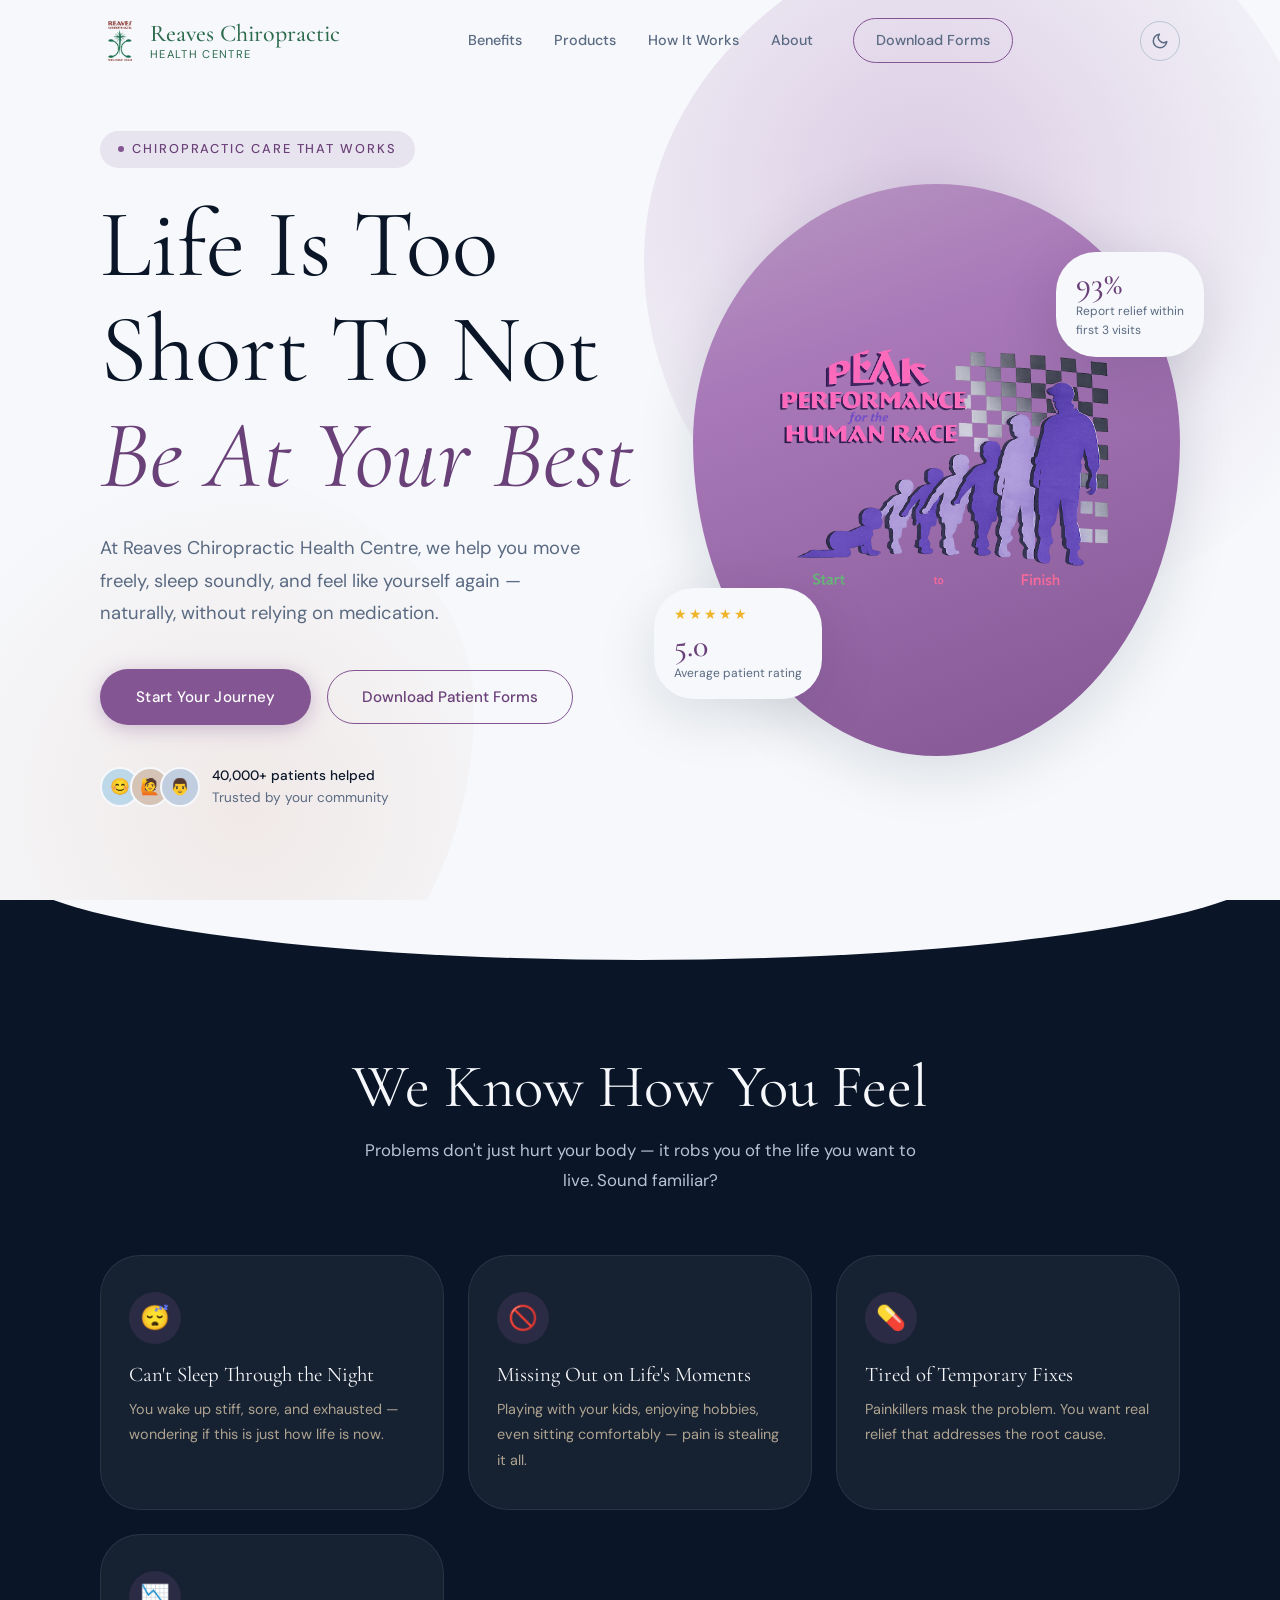
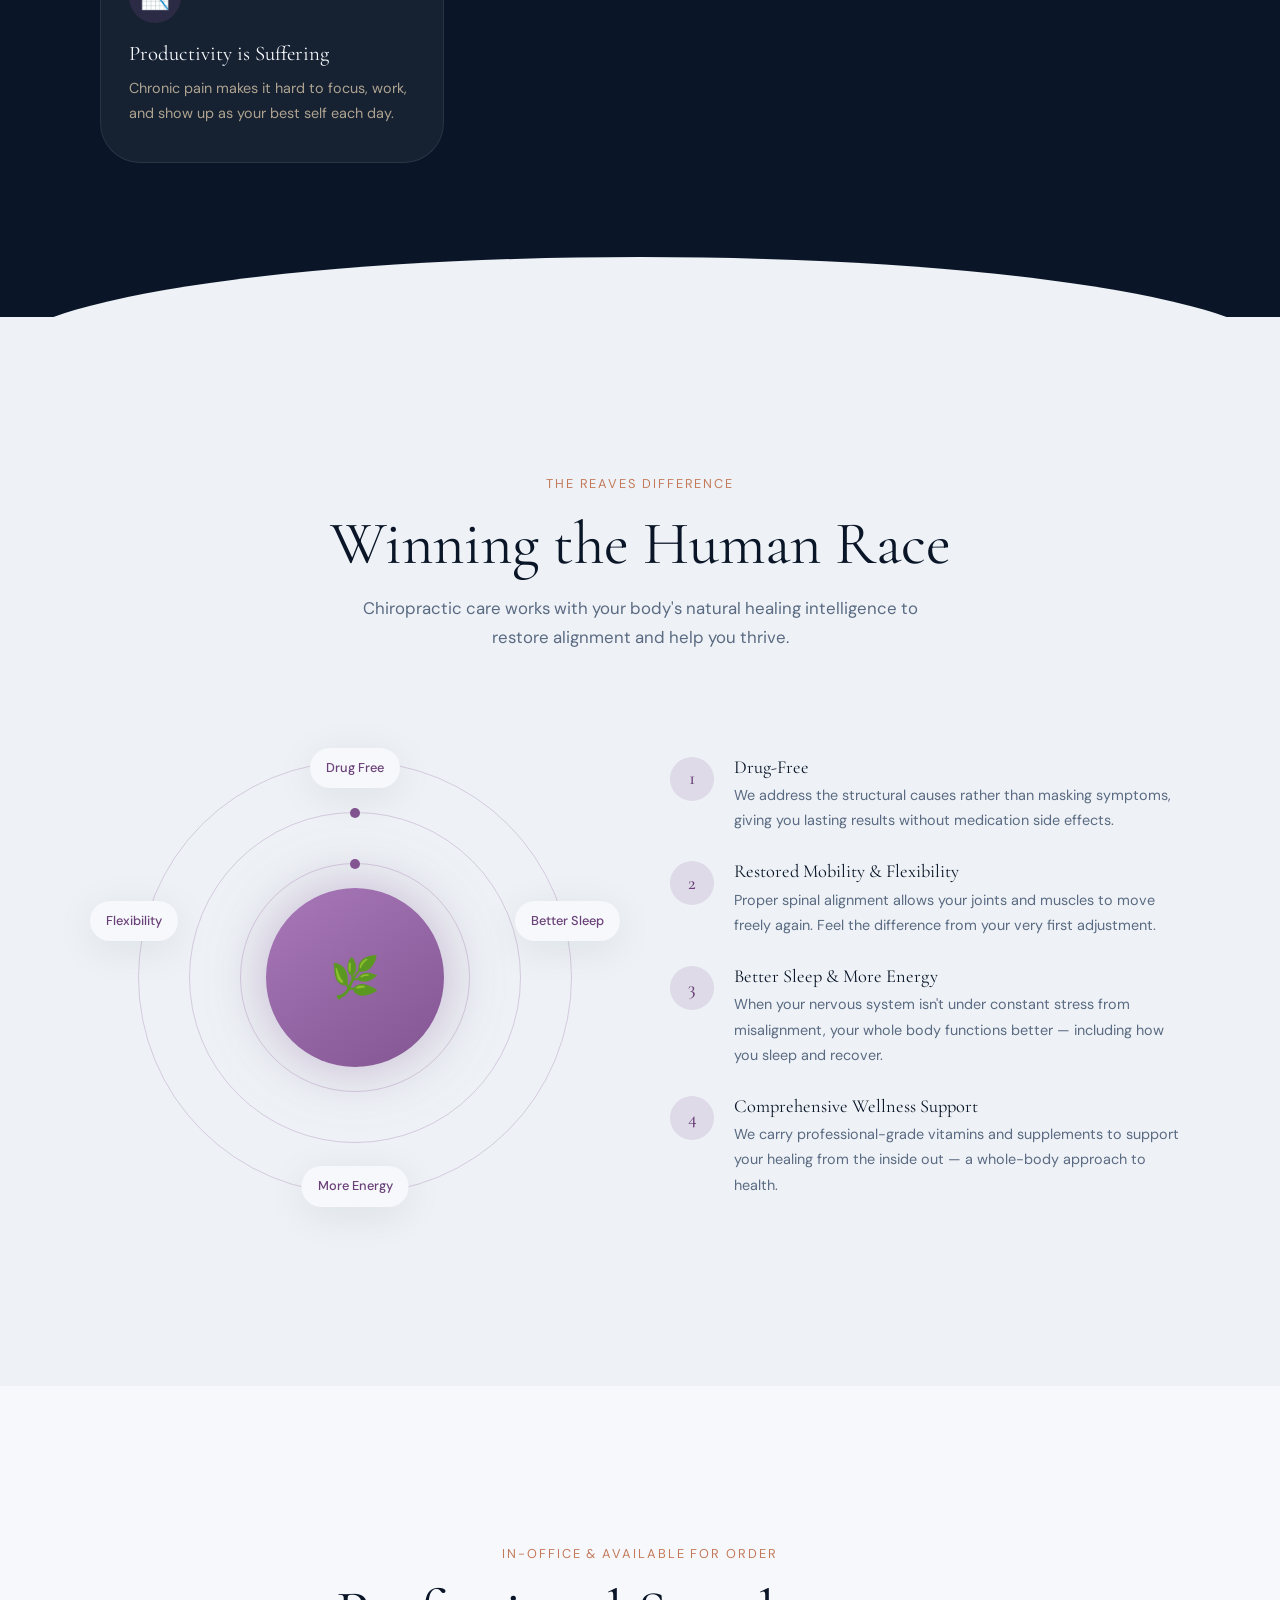
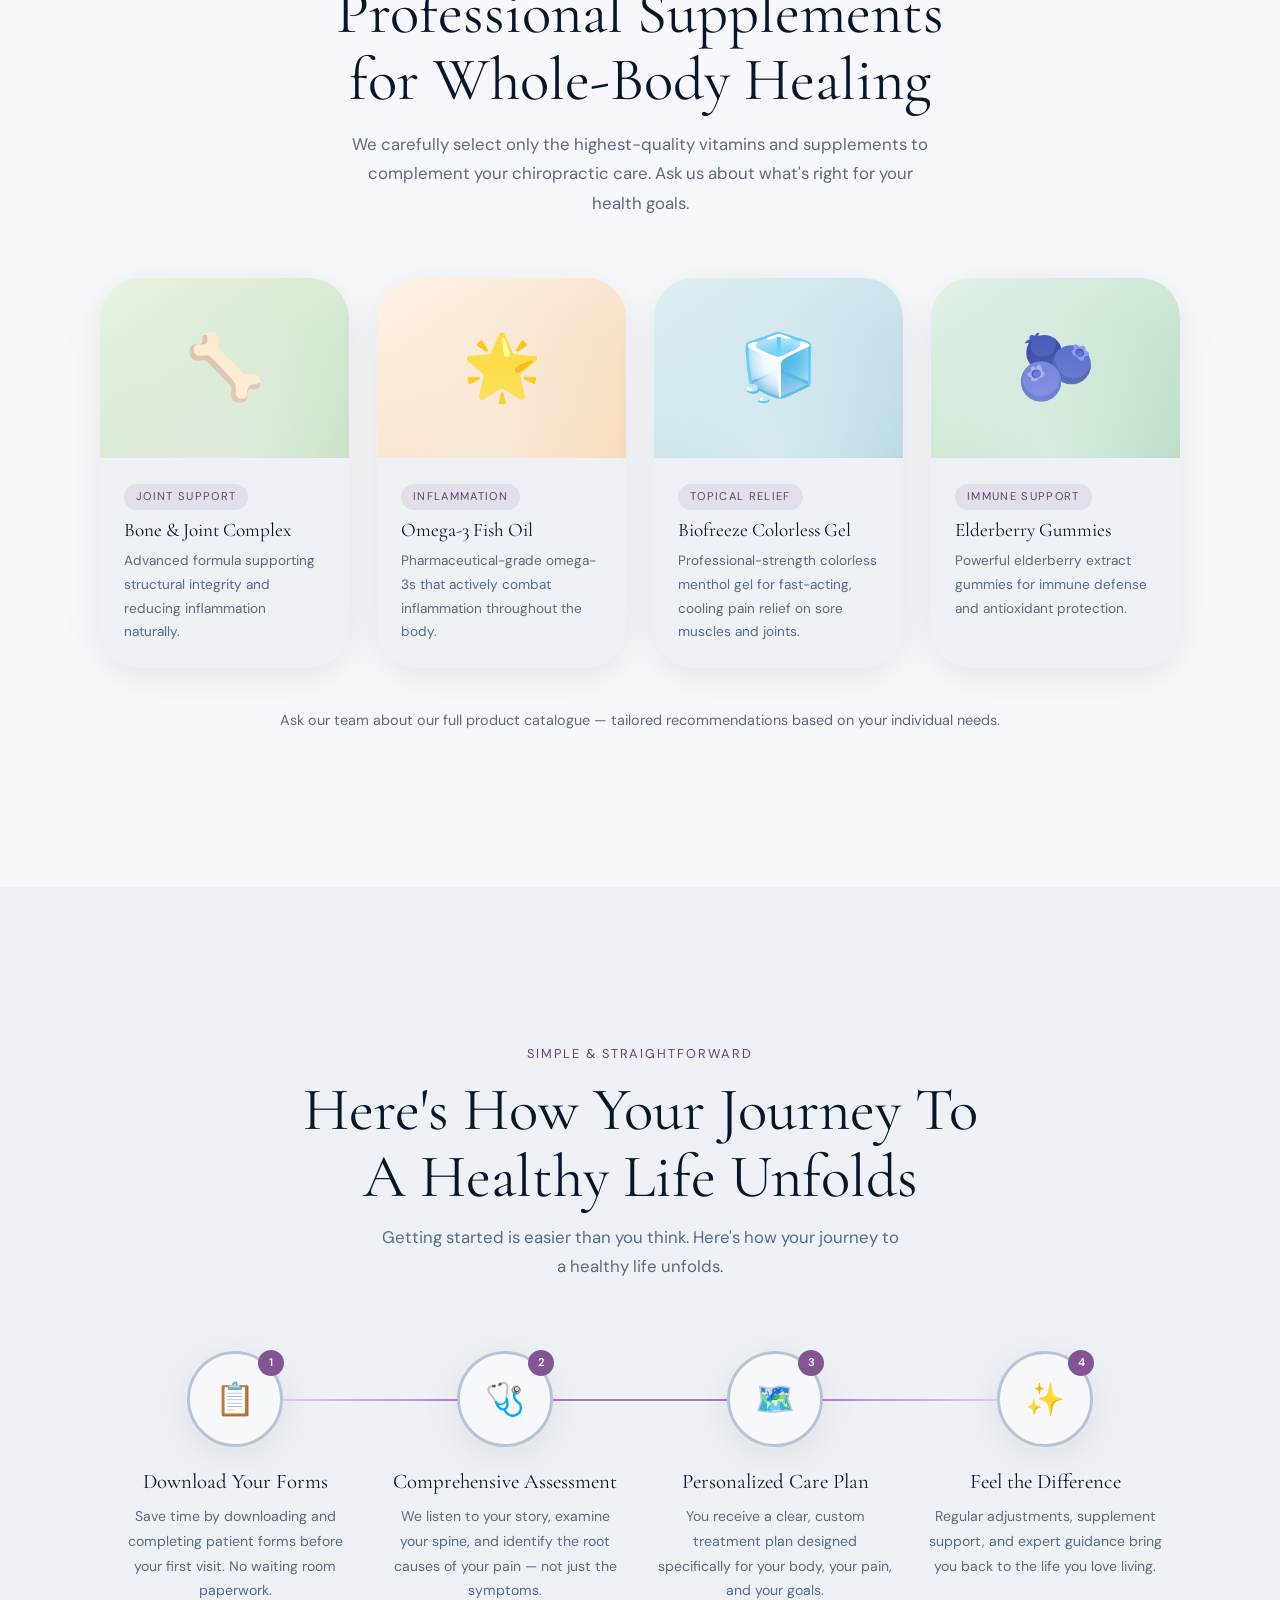
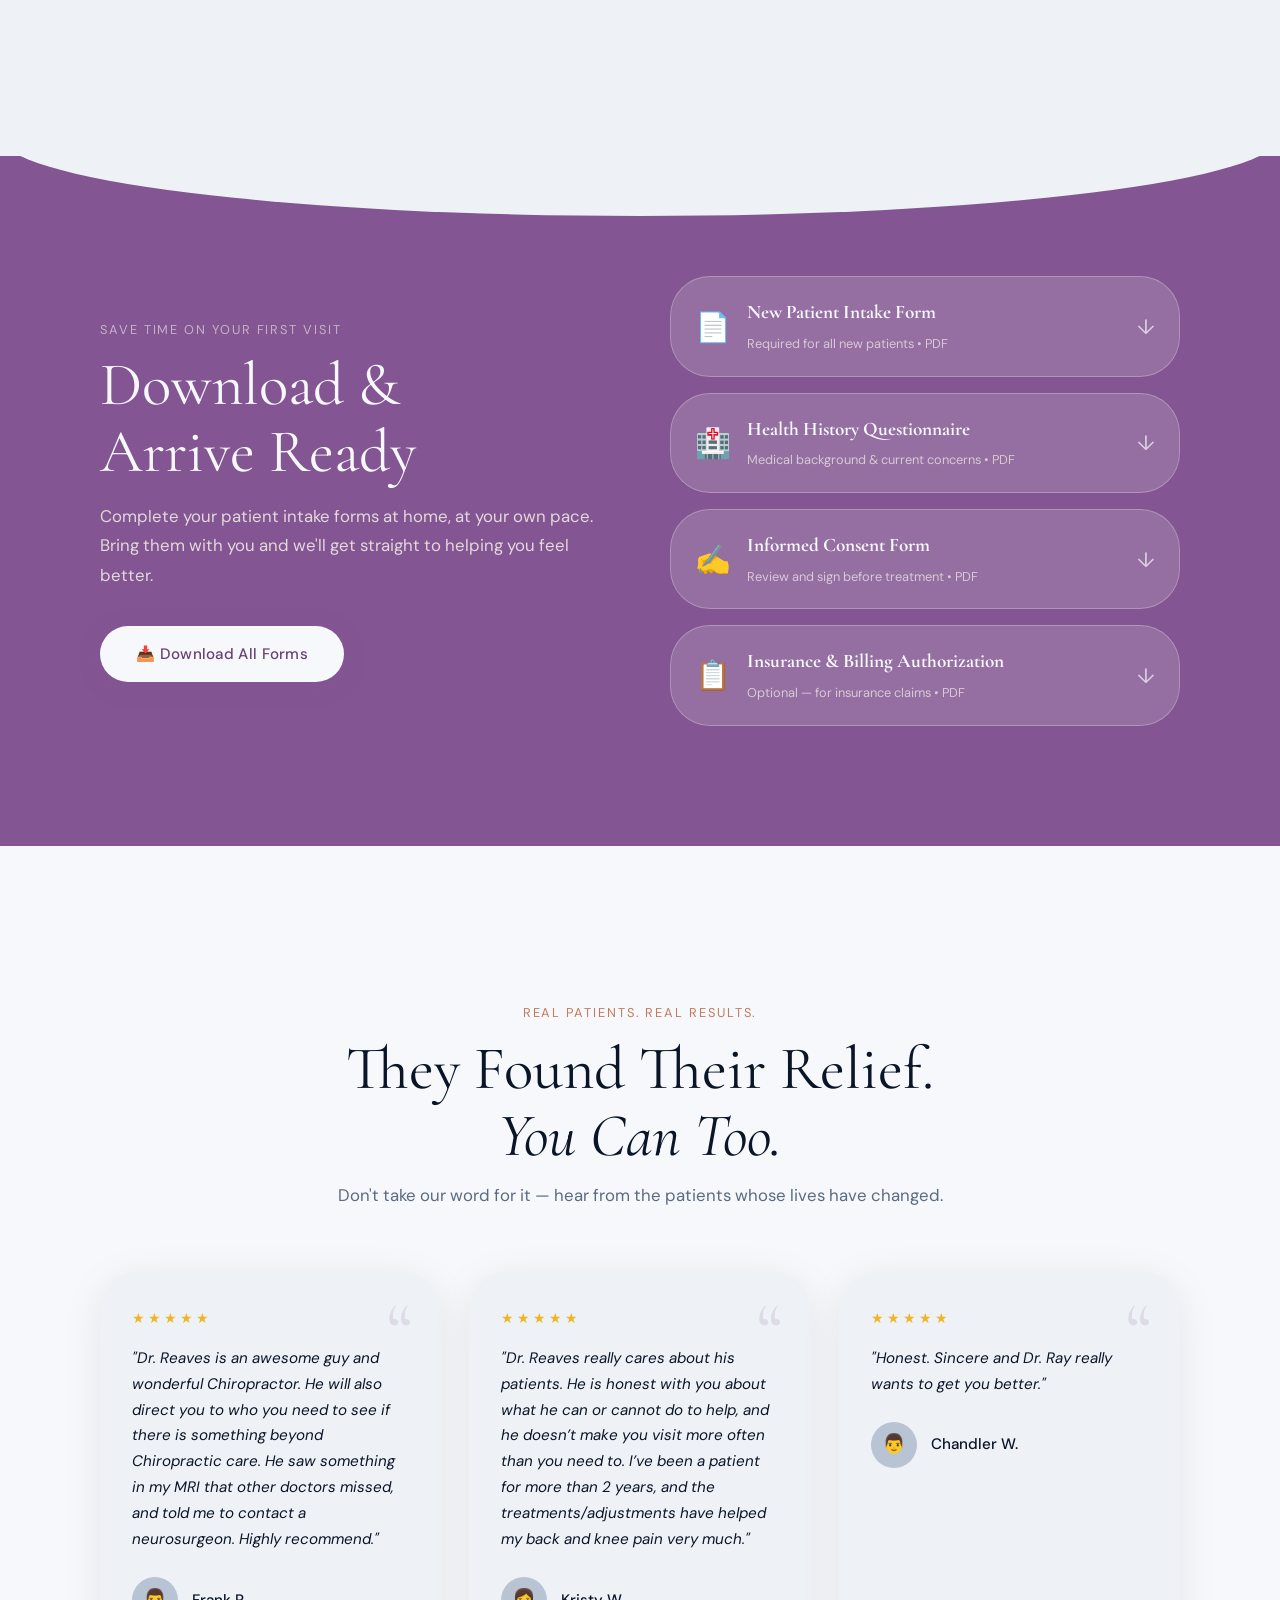
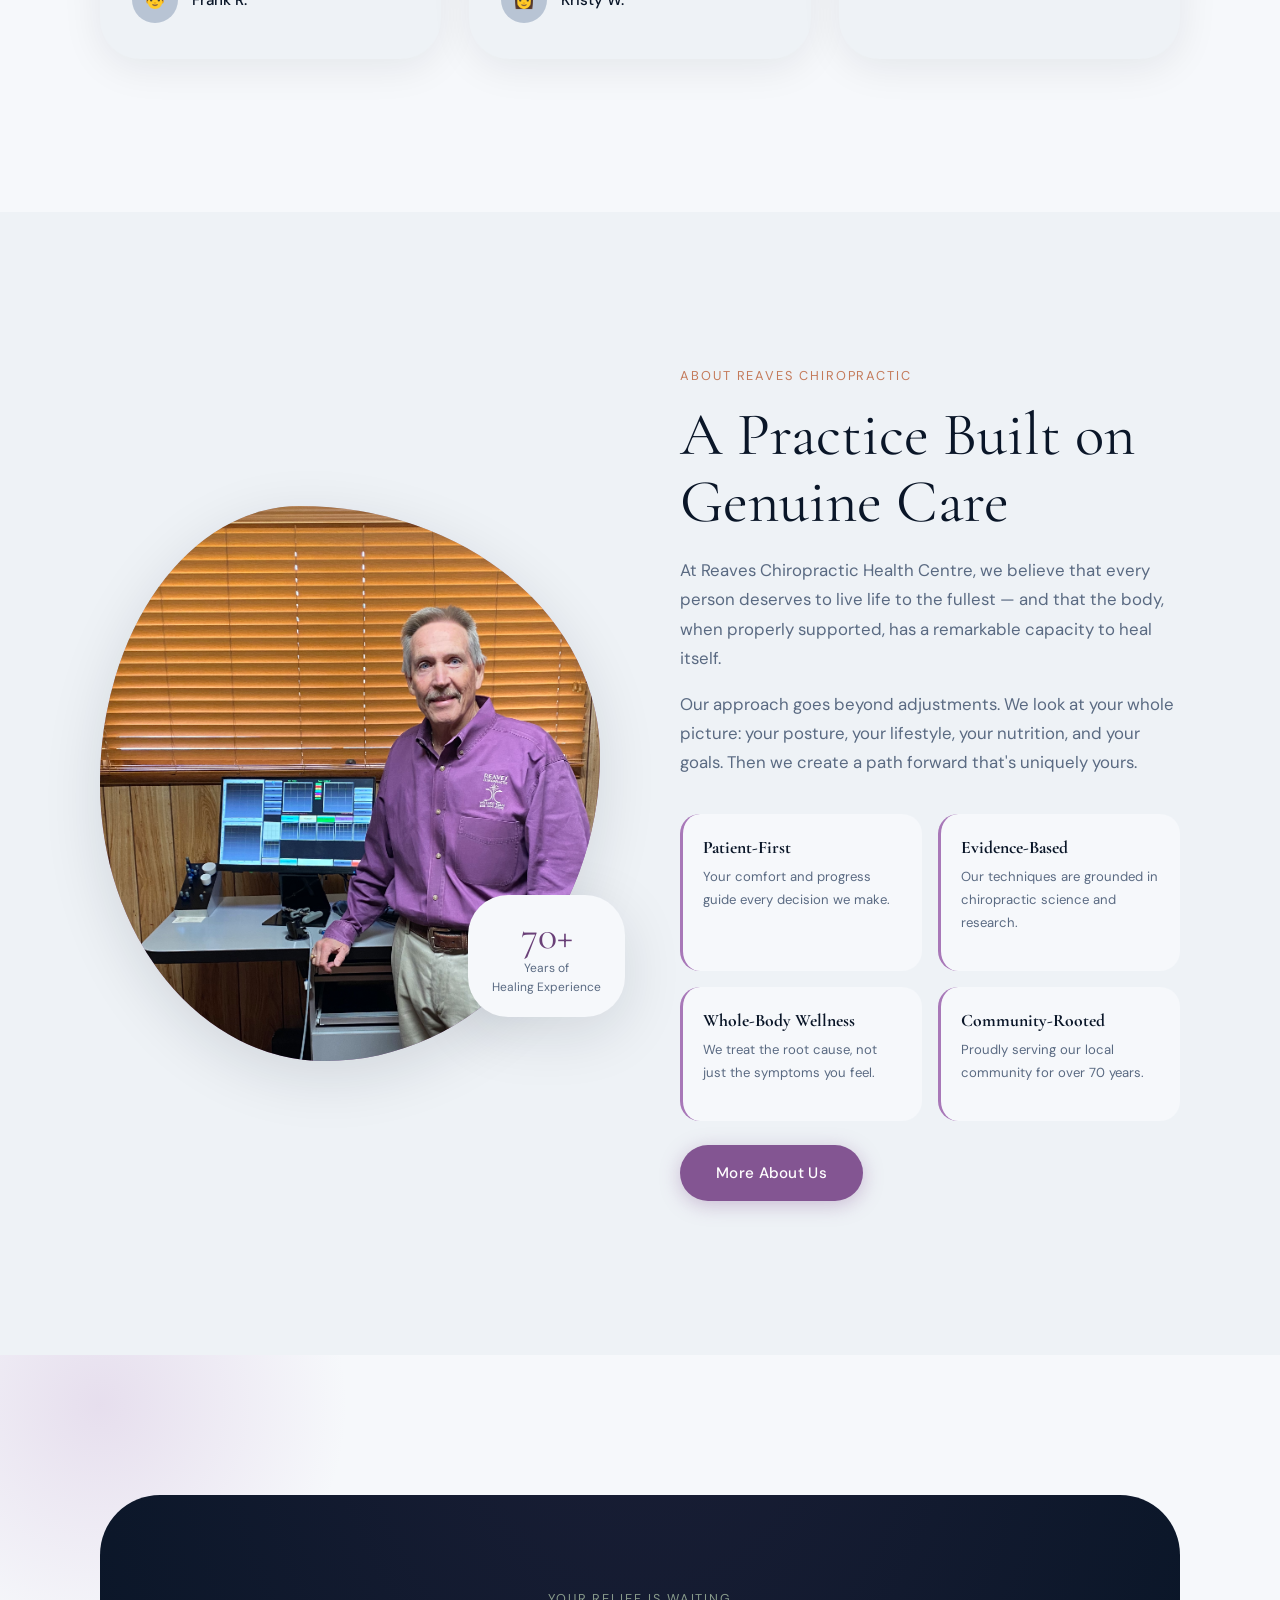
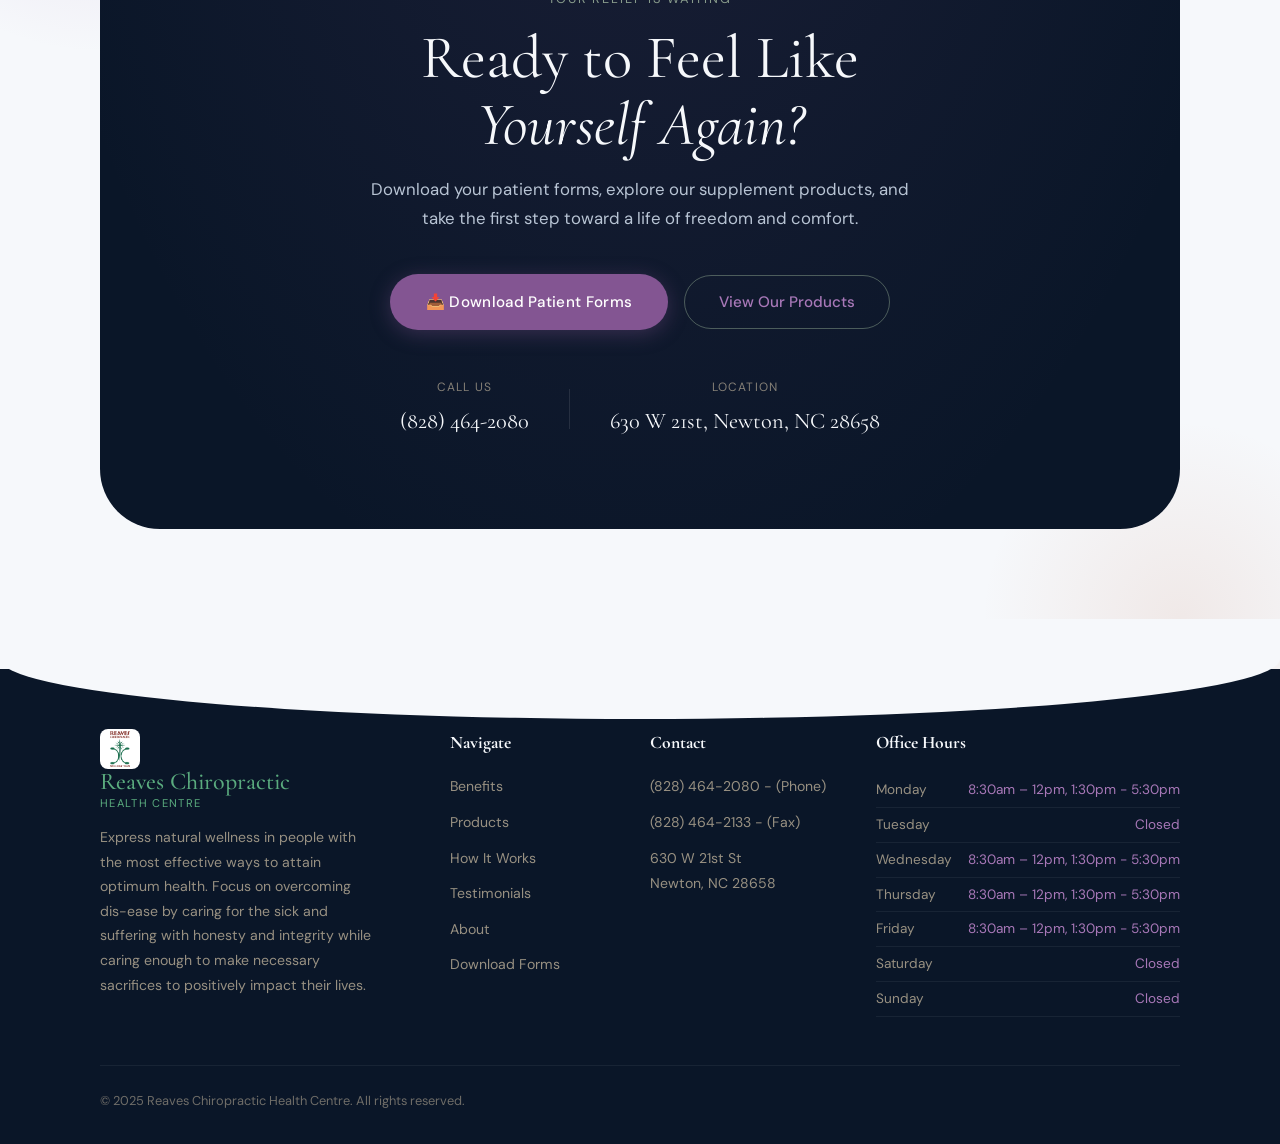
<file: index.html>
<!DOCTYPE html>
<html lang="en">
	<head>
	<meta charset="UTF-8" />
	<meta name="viewport" content="width=device-width, initial-scale=1.0" />
	<title>Reaves Chiropractic Health Centre — Find Your Relief</title>
	<script>
	(function(){var d=document.documentElement,t=localStorage.getItem('theme'),dk=t==='dark'||(t!=='light'&&window.matchMedia('(prefers-color-scheme:dark)').matches);if(dk)d.classList.add('dark-mode');var m=document.createElement('meta');m.name='theme-color';m.content=dk?'#0f1520':'#eef2f6';document.head.appendChild(m);})();
	</script>
	<link rel="preconnect" href="https://fonts.googleapis.com" />
	<link rel="preconnect" href="https://fonts.gstatic.com" crossorigin />
	<link href="https://fonts.googleapis.com/css2?family=Cormorant+Garamond:ital,wght@0,300;0,400;0,500;0,600;1,300;1,400&family=DM+Sans:wght@300;400;500&display=swap" rel="stylesheet" />
	<link rel="icon" type="image/x-icon" sizes="48x48" href="favicon.ico">
	<link rel="icon" type="image/png" sizes="32x32" href="assets/images/favicon-32.png">
	<link rel="icon" type="image/png" sizes="16x16" href="assets/images/favicon-16.png">
	<link rel="icon" type="image/png" sizes="128x128" href="favicon.png">
	<link rel="apple-touch-icon" sizes="180x180" href="assets/images/apple-touch-icon.png">
	<meta property="og:title" content="Reaves Chiropractic Health Centre — Find Your Relief" />
	<meta property="og:type" content="website" />
	<meta property="og:image" content="https://christiantraxler.github.io/reaves-chiropractic-testing/favicon.png" />
	<meta name="twitter:card" content="summary" />
	<meta name="twitter:image" content="https://christiantraxler.github.io/reaves-chiropractic-testing/favicon.png" />
	<link rel="stylesheet" href="css/default.css" />
	<link rel="stylesheet" href="css/styles.css" />
	<link rel="stylesheet" href="css/responsive.css" />
	<link rel="stylesheet" href="css/dark-mode.css" />
	</head>

	<body>
		<!-- ─── NAV ──────────────────────────────────── -->
		<nav id="nav">
			<div class="container">
				<div class="nav-inner">
					<a href="#" class="nav-logo">
						<img src="assets/images/Reaves-Chiropractic-Logo.png" alt="Reaves Chiropractic Logo" class="nav-logo-img">
						<div>Reaves Chiropractic
						<span>Health Centre</span></div>
					</a>
					<div class="nav-links">
						<a href="#benefits">Benefits</a>
						<a href="products.html">Products</a>
						<a href="#process">How It Works</a>
						<a href="#about">About</a>
<!--						<a href="salt-therapy.html">Salt Therapy</a>-->
						<a href="patient_forms/New_Patient_Forms.zip" download class="btn-outline nav-cta">Download Forms</a>
					</div>
					<button class="theme-toggle" onclick="toggleTheme()" aria-label="Toggle dark mode">
						<svg class="icon-moon" viewBox="0 0 24 24" fill="none" stroke="currentColor" stroke-width="2" stroke-linecap="round" stroke-linejoin="round"><path d="M21 12.79A9 9 0 1 1 11.21 3 7 7 0 0 0 21 12.79z"/></svg>
						<svg class="icon-sun" viewBox="0 0 24 24" fill="none" stroke="currentColor" stroke-width="2" stroke-linecap="round" stroke-linejoin="round"><circle cx="12" cy="12" r="5"/><line x1="12" y1="1" x2="12" y2="3"/><line x1="12" y1="21" x2="12" y2="23"/><line x1="4.22" y1="4.22" x2="5.64" y2="5.64"/><line x1="18.36" y1="18.36" x2="19.78" y2="19.78"/><line x1="1" y1="12" x2="3" y2="12"/><line x1="21" y1="12" x2="23" y2="12"/><line x1="4.22" y1="19.78" x2="5.64" y2="18.36"/><line x1="18.36" y1="5.64" x2="19.78" y2="4.22"/></svg>
					</button>
					<div class="hamburger" onclick="toggleMenu()">
						<span></span><span></span><span></span>
					</div>
				</div>
			</div>
		</nav>

		<!-- ─── MOBILE MENU ───────────────────────────── -->
		<div id="mobile-menu">
			<a href="#benefits" onclick="toggleMenu()">Benefits</a>
			<a href="products.html" onclick="toggleMenu()">Products</a>
			<a href="#process" onclick="toggleMenu()">How It Works</a>
			<a href="#testimonials" onclick="toggleMenu()">Reviews</a>
			<a href="#about" onclick="toggleMenu()">About</a>
			<a href="salt-therapy.html" onclick="toggleMenu()">Salt Therapy</a>
			<a href="patient_forms/New_Patient_Forms.zip" download onclick="toggleMenu()">Download Forms</a>
		</div>

		<!-- ─── HERO ──────────────────────────────────── -->
		<section id="hero">
			<div class="hero-blob-1"></div>
			<div class="hero-blob-2"></div>
			<div class="container">
				<div class="hero-grid">
					<div class="hero-content">
						<div class="hero-eyebrow reveal">Chiropractic Care That Works</div>
						<h1 class="hero-title reveal reveal-delay-1">
							Life Is Too<br>Short To Not<br><em>Be At Your Best</em>
						</h1>
						<p class="hero-sub reveal reveal-delay-2">
							At Reaves Chiropractic Health Centre, we help you move freely, sleep soundly, and feel like yourself again — naturally, without relying on medication.
						</p>
						<div class="hero-ctas reveal reveal-delay-3">
							<a href="#process" class="btn-primary">Start Your Journey</a>
							<a href="patient_forms/New_Patient_Forms.zip" download class="btn-outline">Download Patient Forms</a>
						</div>
						<div class="hero-trust reveal reveal-delay-4">
							<div class="hero-trust-avatars">
								<span>😊</span><span>🙋</span><span>👨</span>
							</div>
							<div class="hero-trust-text">
								<strong>40,000+ patients helped</strong>
								Trusted by your community
							</div>
						</div>
					</div>
					<div class="hero-image-area reveal reveal-delay-2">
						<div class="hero-circle-bg"></div>
						<div class="hero-image-frame">
							<!-- <svg class="hero-figure" viewBox="0 0 200 280" fill="none" xmlns="http://www.w3.org/2000/svg">
								<ellipse cx="100" cy="50" rx="28" ry="28" fill="rgba(255,255,255,0.9)"/>
								<rect x="72" y="80" width="56" height="80" rx="28" fill="rgba(255,255,255,0.85)"/>
								<rect x="40" y="84" width="36" height="18" rx="9" fill="rgba(255,255,255,0.8)" transform="rotate(-15 58 93)"/>
								<rect x="124" y="84" width="36" height="18" rx="9" fill="rgba(255,255,255,0.8)" transform="rotate(15 142 93)"/>
								<rect x="75" y="156" width="22" height="70" rx="11" fill="rgba(255,255,255,0.85)"/>
								<rect x="103" y="156" width="22" height="70" rx="11" fill="rgba(255,255,255,0.85)"/>
								<line x1="100" y1="82" x2="100" y2="152" stroke="rgba(125,155,118,0.6)" stroke-width="4" stroke-linecap="round" stroke-dasharray="6 4"/>
							</svg> -->
							<img src="assets/images/036BC7E5-7C1A-4439-8D2B-C91643EFF88B.PNG" alt="Reaves Chiropractic" class="hero-figure">
						</div>
						<div class="hero-stat-card card-1">
							<div class="star-row">
								<span class="star">★</span><span class="star">★</span><span class="star">★</span><span class="star">★</span><span class="star">★</span>
							</div>
							<div class="stat-num">5.0</div>
							<div class="stat-label">Average patient rating</div>
						</div>
						<div class="hero-stat-card card-2">
							<div class="stat-num">93%</div>
							<div class="stat-label">Report relief within<br>first 3 visits</div>
						</div>
					</div>
				</div>
			</div>
		</section>

		<!-- ─── PAIN SECTION ──────────────────────────── -->
		<section id="pain">
			<div class="pain-inner container">
				<div class="pain-header">
					<h2 class="reveal">We Know How You Feel</h2>
					<p class="reveal reveal-delay-1">Problems don't just hurt your body — it robs you of the life you want to
						live. Sound familiar?</p>
				</div>
				<div class="pain-grid">
					<div class="pain-card reveal">
						<div class="pain-icon">😴</div>
						<h3>Can't Sleep Through the Night</h3>
						<p>You wake up stiff, sore, and exhausted — wondering if this is just how life is now.</p>
					</div>
					<div class="pain-card reveal reveal-delay-1">
						<div class="pain-icon">🚫</div>
						<h3>Missing Out on Life's Moments</h3>
						<p>Playing with your kids, enjoying hobbies, even sitting comfortably — pain is stealing it all.</p>
					</div>
					<div class="pain-card reveal reveal-delay-2">
						<div class="pain-icon">💊</div>
						<h3>Tired of Temporary Fixes</h3>
						<p>Painkillers mask the problem. You want real relief that addresses the root cause.</p>
					</div>
					<div class="pain-card reveal reveal-delay-3">
						<div class="pain-icon">📉</div>
						<h3>Productivity is Suffering</h3>
						<p>Chronic pain makes it hard to focus, work, and show up as your best self each day.</p>
					</div>
				</div>
			</div>
		</section>

		<!-- ─── BENEFITS ──────────────────────────────── -->
		<section id="benefits">
			<div class="container">
				<div class="benefits-header">
					<span class="benefits-eyebrow">The Reaves Difference</span>
					<h2 class="reveal">Winning the Human Race</h2>
					<p class="reveal reveal-delay-1">Chiropractic care works with your body's natural healing intelligence to restore alignment and help you thrive.</p>
				</div>
				<div class="benefits-layout">
					<div class="benefits-visual reveal">
						<div class="benefits-rings">
							<div class="ring ring-1"><div class="ring-dot"></div></div>
							<div class="ring ring-2"><div class="ring-dot"></div></div>
							<div class="ring ring-3"><div class="ring-dot"></div></div>
							<div class="benefits-center">🌿</div>
							<div class="orbit-item orbit-item-1">Drug Free</div>
							<div class="orbit-item orbit-item-2">Better Sleep</div>
							<div class="orbit-item orbit-item-3">More Energy</div>
							<div class="orbit-item orbit-item-4">Flexibility</div>
						</div>
					</div>
					<div class="benefits-list">
						<div class="benefit-item reveal">
							<div class="benefit-num">1</div>
							<div>
								<h3>Drug-Free</h3>
								<p>We address the structural causes rather than masking symptoms, giving you lasting results without medication side effects.</p>
							</div>
						</div>
						<div class="benefit-item reveal reveal-delay-1">
							<div class="benefit-num">2</div>
							<div>
								<h3>Restored Mobility & Flexibility</h3>
								<p>Proper spinal alignment allows your joints and muscles to move freely again. Feel the difference from your very first adjustment.</p>
							</div>
						</div>
						<div class="benefit-item reveal reveal-delay-2">
							<div class="benefit-num">3</div>
							<div>
								<h3>Better Sleep & More Energy</h3>
								<p>When your nervous system isn't under constant stress from misalignment, your whole body functions better — including how you sleep and recover.</p>
							</div>
						</div>
						<div class="benefit-item reveal reveal-delay-3">
							<div class="benefit-num">4</div>
							<div>
								<h3>Comprehensive Wellness Support</h3>
								<p>We carry professional-grade vitamins and supplements to support your healing from the inside out — a whole-body approach to health.</p>
							</div>
						</div>
					</div>
				</div>
			</div>
		</section>

		<!-- ─── PRODUCTS ──────────────────────────────── -->
		<section id="products">
			<div class="container">
				<div class="products-header">
					<span class="benefits-eyebrow" style="color:var(--terracotta)">In-Office & Available for Order</span>
					<h2 class="reveal">Professional Supplements<br>for Whole-Body Healing</h2>
					<p class="reveal reveal-delay-1">We carefully select only the highest-quality vitamins and supplements to complement your chiropractic care. Ask us about what's right for your health goals.</p>
				</div>
				<div class="products-grid">
					<div class="product-card reveal">
						<div class="product-img" style="background:linear-gradient(145deg,#e8f5e4,#c8dfc5)">🦴</div>
						<div class="product-body">
							<span class="product-tag">Joint Support</span>
							<h3>Bone & Joint Complex</h3>
							<p>Advanced formula supporting structural integrity and reducing inflammation naturally.</p>
						</div>
					</div>
					<div class="product-card reveal reveal-delay-1">
						<div class="product-img" style="background:linear-gradient(145deg,#fef3e8,#f5d9b8)">🌟</div>
						<div class="product-body">
							<span class="product-tag">Inflammation</span>
							<h3>Omega-3 Fish Oil</h3>
							<p>Pharmaceutical-grade omega-3s that actively combat inflammation throughout the body.</p>
						</div>
					</div>
					<div class="product-card reveal reveal-delay-2">
						<div class="product-img" style="background:linear-gradient(145deg,#e0f0f5,#b8d8e2)">🧊</div>
						<div class="product-body">
							<span class="product-tag">Topical Relief</span>
							<h3>Biofreeze Colorless Gel</h3>
							<p>Professional-strength colorless menthol gel for fast-acting, cooling pain relief on sore muscles and joints.</p>
						</div>
					</div>
					<div class="product-card reveal reveal-delay-3">
						<div class="product-img" style="background:linear-gradient(145deg,#e4f2e8,#b8dcc5)">🫐</div>
						<div class="product-body">
							<span class="product-tag">Immune Support</span>
							<h3>Elderberry Gummies</h3>
							<p>Powerful elderberry extract gummies for immune defense and antioxidant protection.</p>
						</div>
					</div>
				</div>
				<p style="text-align:center;margin-top:40px;color:var(--mid);font-size:0.9rem;" class="reveal">Ask our team about our full product catalogue — tailored recommendations based on your individual needs.</p>
			</div>
		</section>

		<!-- ─── PROCESS ────────────────────────────────── -->
		<section id="process">
			<div class="container">
				<div class="process-header">
					<span class="benefits-eyebrow" style="display:inline-block;color:var(--sage-dark);margin-bottom:12px;font-size:0.8rem;letter-spacing:0.15em;text-transform:uppercase;">Simple & Straightforward</span>
					<h2 class="reveal">Here's How Your Journey To <br> A Healthy Life Unfolds</h2>
					<p class="reveal reveal-delay-1" style="color:var(--mid);max-width:520px;margin:12px auto 0;">Getting
						started is easier than you think. Here's how your journey to a healthy life unfolds.</p>
				</div>
				<div class="process-steps">
					<div class="process-step reveal">
						<div class="step-circle">
							📋
							<div class="step-num">1</div>
						</div>
						<h3>Download Your Forms</h3>
						<p>Save time by downloading and completing patient forms before your first visit. No waiting room paperwork.</p>
					</div>
					<div class="process-step reveal reveal-delay-1">
						<div class="step-circle">
							🩺
							<div class="step-num">2</div>
						</div>
						<h3>Comprehensive Assessment</h3>
						<p>We listen to your story, examine your spine, and identify the root causes of your pain — not just the symptoms.</p>
					</div>
					<div class="process-step reveal reveal-delay-2">
						<div class="step-circle">
							🗺️
							<div class="step-num">3</div>
						</div>
						<h3>Personalized Care Plan</h3>
						<p>You receive a clear, custom treatment plan designed specifically for your body, your pain, and your goals.</p>
					</div>
					<div class="process-step reveal reveal-delay-3">
						<div class="step-circle">
							✨
							<div class="step-num">4</div>
						</div>
						<h3>Feel the Difference</h3>
						<p>Regular adjustments, supplement support, and expert guidance bring you back to the life you love living.</p>
					</div>
				</div>
			</div>
		</section>

		<!-- ─── FORMS DOWNLOAD ────────────────────────── -->
		<section id="forms">
			<div class="container">
				<div class="forms-inner">
					<div class="forms-text reveal">
						<span style="display:block;font-size:0.8rem;letter-spacing:0.15em;text-transform:uppercase;color:rgba(245,240,232,0.6);margin-bottom:12px;">Save Time on Your First Visit</span>
						<h2>Download &<br>Arrive Ready</h2>
						<p>Complete your patient intake forms at home, at your own pace. Bring them with you and we'll get straight to helping you feel better.</p>
						<a href="#" class="btn-primary" style="background:var(--warm-white);color:var(--sage-dark);" onclick="alert('Forms download would be linked here.')">
							📥 Download All Forms
						</a>
					</div>
					<div class="forms-cards reveal reveal-delay-1">
						<a href="patient_forms/New_Patient_Forms.zip" download class="form-card" style="text-decoration:none;color:inherit;">
							<div class="form-icon">📄</div>
							<div class="form-info">
								<h4>New Patient Intake Form</h4>
								<span>Required for all new patients • PDF</span>
							</div>
							<div class="form-dl">↓</div>
						</a>
						<div class="form-card" onclick="alert('Health History Form PDF download')">
							<div class="form-icon">🏥</div>
							<div class="form-info">
								<h4>Health History Questionnaire</h4>
								<span>Medical background & current concerns • PDF</span>
							</div>
							<div class="form-dl">↓</div>
						</div>
						<div class="form-card" onclick="alert('Consent Form PDF download')">
							<div class="form-icon">✍️</div>
							<div class="form-info">
								<h4>Informed Consent Form</h4>
								<span>Review and sign before treatment • PDF</span>
							</div>
							<div class="form-dl">↓</div>
						</div>
						<div class="form-card" onclick="alert('Insurance Form PDF download')">
							<div class="form-icon">📋</div>
							<div class="form-info">
								<h4>Insurance & Billing Authorization</h4>
								<span>Optional — for insurance claims • PDF</span>
							</div>
							<div class="form-dl">↓</div>
						</div>
					</div>
				</div>
			</div>
		</section>

		<!-- ─── TESTIMONIALS ──────────────────────────── -->
		<section id="testimonials">
			<div class="container">
				<div class="testimonials-header">
					<span class="benefits-eyebrow" style="display:inline-block;color:var(--terracotta);font-size:0.8rem;letter-spacing:0.15em;text-transform:uppercase;margin-bottom:12px;">Real Patients. Real Results.</span>
					<h2 class="reveal">They Found Their Relief.<br><em>You Can Too.</em></h2>
					<p class="reveal reveal-delay-1" style="color:var(--mid);margin-top:12px;">Don't take our word for it — hear from the patients whose lives have changed.</p>
				</div>
				<div class="testimonials-grid">
					<div class="testimonial-card reveal">
						<div class="testi-stars"><span>★</span><span>★</span><span>★</span><span>★</span><span>★</span></div>
						<p class="testi-text">"Dr. Reaves is an awesome guy and wonderful Chiropractor. He will also direct you to who you need to see if there is something beyond Chiropractic care. He saw something in my MRI that other doctors missed, and told me to contact a neurosurgeon. Highly recommend."</p>
						<div class="testi-author">
							<div class="testi-avatar">👨</div>
							<div>
								<div class="testi-name">Frank R.</div>
<!--								<div class="testi-since">Patient since 2022</div>-->
							</div>
						</div>
					</div>
					<div class="testimonial-card reveal reveal-delay-1">
						<div class="testi-stars"><span>★</span><span>★</span><span>★</span><span>★</span><span>★</span></div>
						<p class="testi-text">"Dr. Reaves really cares about his patients. He is honest with you about what he can or cannot do to help, and he doesn’t make you visit more often than you need to. I’ve been a patient for more than 2 years, and the treatments/adjustments have helped my back and knee pain very much."</p>
						<div class="testi-author">
							<div class="testi-avatar">👩</div>
							<div>
								<div class="testi-name">Kristy W.</div>
<!--								<div class="testi-since">Patient since 2021</div>-->
							</div>
						</div>
					</div>
					<div class="testimonial-card reveal reveal-delay-2">
						<div class="testi-stars"><span>★</span><span>★</span><span>★</span><span>★</span><span>★</span></div>
						<p class="testi-text">"Honest. Sincere and Dr. Ray really wants to get you better."</p>
						<div class="testi-author">
							<div class="testi-avatar">👨</div>
							<div>
								<div class="testi-name">Chandler W.</div>
<!--								<div class="testi-since">Patient since 2020</div>-->
							</div>
						</div>
					</div>
				</div>
			</div>
		</section>

		<!-- ─── ABOUT ──────────────────────────────────── -->
		<section id="about">
			<div class="container">
				<div class="about-layout">
					<div class="about-image-area reveal">
						<div class="about-frame"><img src="assets/images/dr-reaves.jpg" alt="Dr. Ray H. Reaves" class="about-frame-img"></div>
						<div class="about-badge">
							<div class="about-badge-num">70+</div>
							<div class="about-badge-text">Years of<br>Healing Experience</div>
						</div>
					</div>
					<div class="about-content">
						<span class="about-eyebrow reveal">About Reaves Chiropractic</span>
						<h2 class="reveal reveal-delay-1">A Practice Built on<br>Genuine Care</h2>
						<p class="reveal reveal-delay-2" style="margin-top:16px;">At Reaves Chiropractic Health Centre, we
							believe that every person deserves to live life to the fullest — and that the body, when properly
							supported,
							has a remarkable capacity to heal itself.</p>
						<p class="reveal reveal-delay-3">Our approach goes beyond adjustments. We look at your whole picture: your posture, your lifestyle, your nutrition, and your goals. Then we create a path forward that's uniquely yours.</p>
						<div class="about-values reveal reveal-delay-4">
							<div class="about-value">
								<h4>Patient-First</h4>
								<p>Your comfort and progress guide every decision we make.</p>
							</div>
							<div class="about-value">
								<h4>Evidence-Based</h4>
								<p>Our techniques are grounded in chiropractic science and research.</p>
							</div>
							<div class="about-value">
								<h4>Whole-Body Wellness</h4>
								<p>We treat the root cause, not just the symptoms you feel.</p>
							</div>
							<div class="about-value">
								<h4>Community-Rooted</h4>
								<p>Proudly serving our local community for over 70 years.</p>
							</div>
						</div>
						<a href="about-us.html" class="btn-primary reveal reveal-delay-4" style="margin-top:24px;display:inline-block;">More About Us</a>
					</div>
				</div>
			</div>
		</section>

		<!-- ─── FINAL CTA ──────────────────────────────── -->
		<section id="cta">
			<div class="cta-blob cta-blob-1"></div>
			<div class="cta-blob cta-blob-2"></div>
			<div class="container">
				<div class="cta-box reveal">
					<span style="display:inline-block;font-size:0.8rem;letter-spacing:0.15em;text-transform:uppercase;color:rgba(168,196,162,0.8);margin-bottom:16px;">Your Relief is Waiting</span>
					<h2>Ready to Feel Like<br><em>Yourself Again?</em></h2>
					<p>Download your patient forms, explore our supplement products, and take the first step toward a life of freedom and comfort.</p>
					<div class="cta-buttons">
						<a href="patient_forms/New_Patient_Forms.zip" download class="btn-primary" style="background:var(--sage)">📥 Download Patient Forms</a>
						<a href="products.html" class="btn-outline" style="color:var(--sage-light);border-color:rgba(168,196,162,0.4);">View Our Products</a>
					</div>
					<div class="cta-contact">
						<div class="cta-contact-item">
							<span>Call Us</span>
							<a href="tel:+18284642080">(828) 464-2080</a>
						</div>
<!--						<div class="cta-divider"></div>-->
<!--						<div class="cta-contact-item">-->
<!--							<span>Email Us</span>-->
<!--							<a href="mailto:info@reaveschiro.com">info@reaveschiro.com</a>-->
<!--						</div>-->
						<div class="cta-divider"></div>
						<div class="cta-contact-item">
							<span>Location</span>
							<a href="https://maps.apple.com/?address=630+W+21st+St,+Newton,+NC+28658" class="cta-location-link">630 W 21st, Newton, NC 28658</a>
						</div>
					</div>
				</div>
			</div>
		</section>

		<!-- ─── FOOTER ────────────────────────────────── -->
		<footer>
			<div class="container">
				<div class="footer-inner">
					<div class="footer-brand">
						<a href="index.html" class="nav-logo">
							<img src="assets/images/Reaves-Chiropractic-Logo.png" alt="Reaves Chiropractic Logo" class="nav-logo-img">
							<div>Reaves Chiropractic
							<span>Health Centre</span></div>
						</a>
						<p>Express natural wellness in people with the most effective ways to attain optimum health. Focus on overcoming dis-ease by caring for the sick and suffering with honesty and integrity while caring enough to make necessary sacrifices to positively impact their lives.</p>
					</div>
					<div class="footer-col">
						<h4>Navigate</h4>
						<ul>
							<li><a href="#benefits">Benefits</a></li>
							<li><a href="products.html">Products</a></li>
							<li><a href="#process">How It Works</a></li>
							<li><a href="#testimonials">Testimonials</a></li>
							<li><a href="about-us.html">About</a></li>
<!--							<li><a href="salt-therapy.html">Salt Therapy</a></li>-->
							<li><a href="patient_forms/New_Patient_Forms.zip" download>Download Forms</a></li>
						</ul>
					</div>
					<div class="footer-col">
						<h4>Contact</h4>
						<ul>
							<li><a href="tel:+18284642080">(828) 464-2080 - (Phone)</a></li>
							<li><a href="tel:">(828) 464-2133 - (Fax)</a></li>
<!--							<li><a href="mailto:info@reaveschiro.com">info@reaveschiro.com</a></li>-->
							<li><a href="https://maps.apple.com/?address=630+W+21st+St,+Newton,+NC" class="footer-address">630 W
								21st St<br />Newton, NC 28658</a></li>
						</ul>
					</div>
					<div class="footer-hours">
						<h4>Office Hours</h4>
						<div
							class="hour-row"><span class="day">Monday</span><span class="time">8:30am – 12pm, 1:30pm -
							5:30pm</span></div>
						<div class="hour-row"><span class="day">Tuesday</span><span class="time">Closed</span></div>
						<div class="hour-row"><span class="day">Wednesday</span><span class="time">8:30am – 12pm, 1:30pm -
							5:30pm</span></div>
						<div class="hour-row"><span class="day">Thursday</span><span class="time">8:30am – 12pm, 1:30pm -
							5:30pm</span></div>
						<div class="hour-row"><span class="day">Friday</span><span class="time">8:30am – 12pm, 1:30pm -
							5:30pm</span></div>
						<div class="hour-row"><span class="day">Saturday</span><span class="time">Closed</span></div>
						<div class="hour-row"><span class="day">Sunday</span><span class="time">Closed</span></div>
					</div>
				</div>
				<div class="footer-bottom">
					<p>© 2025 Reaves Chiropractic Health Centre. All rights reserved.</p>
<!--				<div class="footer-links">
						<a href="#">Privacy Policy</a>
						<a href="#">Terms of Service</a>
						<a href="#">Accessibility</a>
					</div>-->
				</div>
			</div>
		</footer>

		<!-- ─── SCROLL TO TOP ─────────────────────────── -->
		<button id="scroll-top" onclick="window.scrollTo({top:0,behavior:'smooth'})">↑</button>

		<script>
		/* ─── NAV SCROLL ─────────── */
		const nav = document.getElementById('nav');
		const scrollTopBtn = document.getElementById('scroll-top');
		window.addEventListener('scroll', () => {
			nav.classList.toggle('scrolled', window.scrollY > 40);
			scrollTopBtn.classList.toggle('visible', window.scrollY > 400);
		});

		/* ─── MOBILE MENU ─────────── */
		function toggleMenu() {
			const menu = document.getElementById('mobile-menu');
			const hamburger = document.querySelector('.hamburger');
			const isOpen = menu.classList.toggle('open');
			hamburger.classList.toggle('active', isOpen);
			document.body.style.overflow = isOpen ? 'hidden' : '';
		}

		/* ─── SCROLL REVEAL ─────────── */
		const reveals = document.querySelectorAll('.reveal');
		const observer = new IntersectionObserver((entries) => {
			entries.forEach(entry => {
				if (entry.isIntersecting) {
					entry.target.classList.add('visible');
				}
			});
		}, { threshold: 0.1, rootMargin: '0px 0px -40px 0px' });
		reveals.forEach(el => observer.observe(el));

		/* ─── DARK MODE TOGGLE ─────────── */
		function toggleTheme() {
			const d = document.documentElement;
			d.classList.add('theme-transition');
			d.classList.toggle('dark-mode');
			const isDark = d.classList.contains('dark-mode');
			localStorage.setItem('theme', isDark ? 'dark' : 'light');
			document.querySelector('meta[name="theme-color"]').content = isDark ? '#0f1520' : '#eef2f6';
			setTimeout(() => d.classList.remove('theme-transition'), 600);
		}
		</script>
	</body>
</html>
</file>
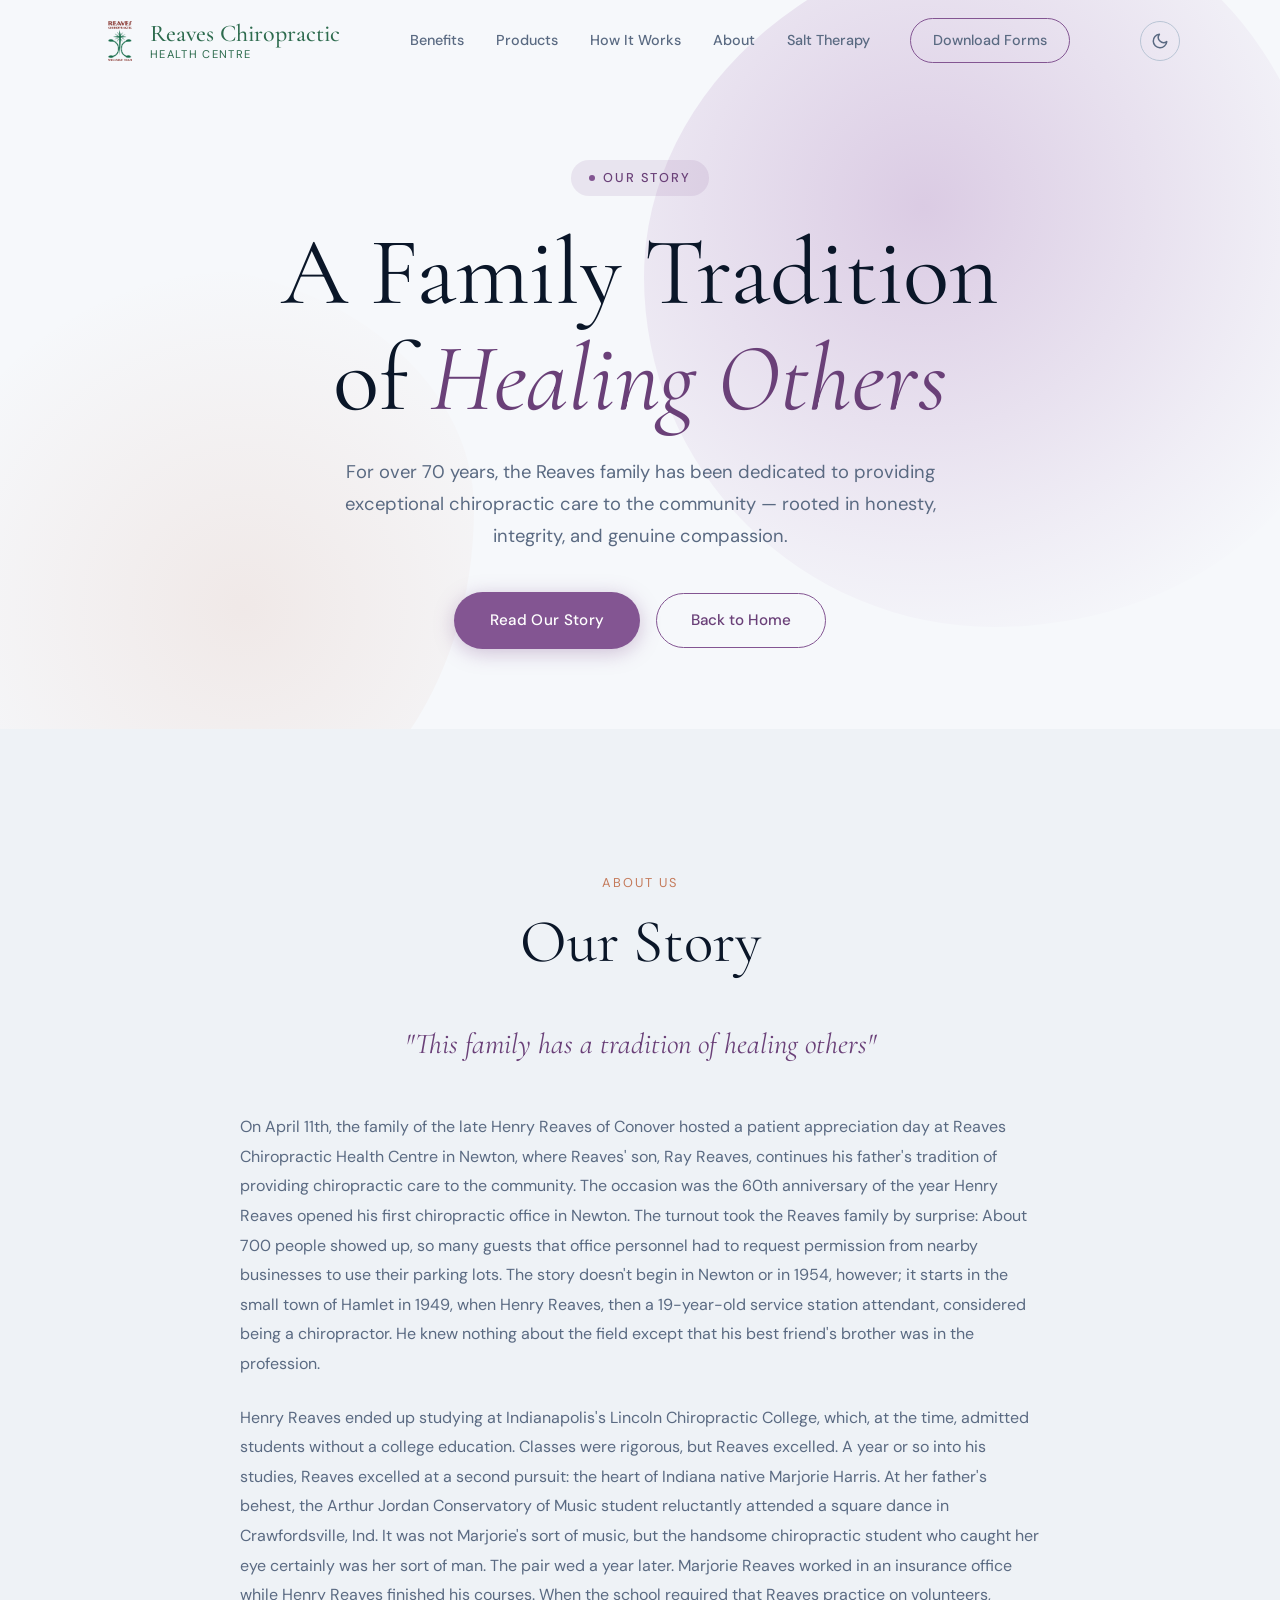
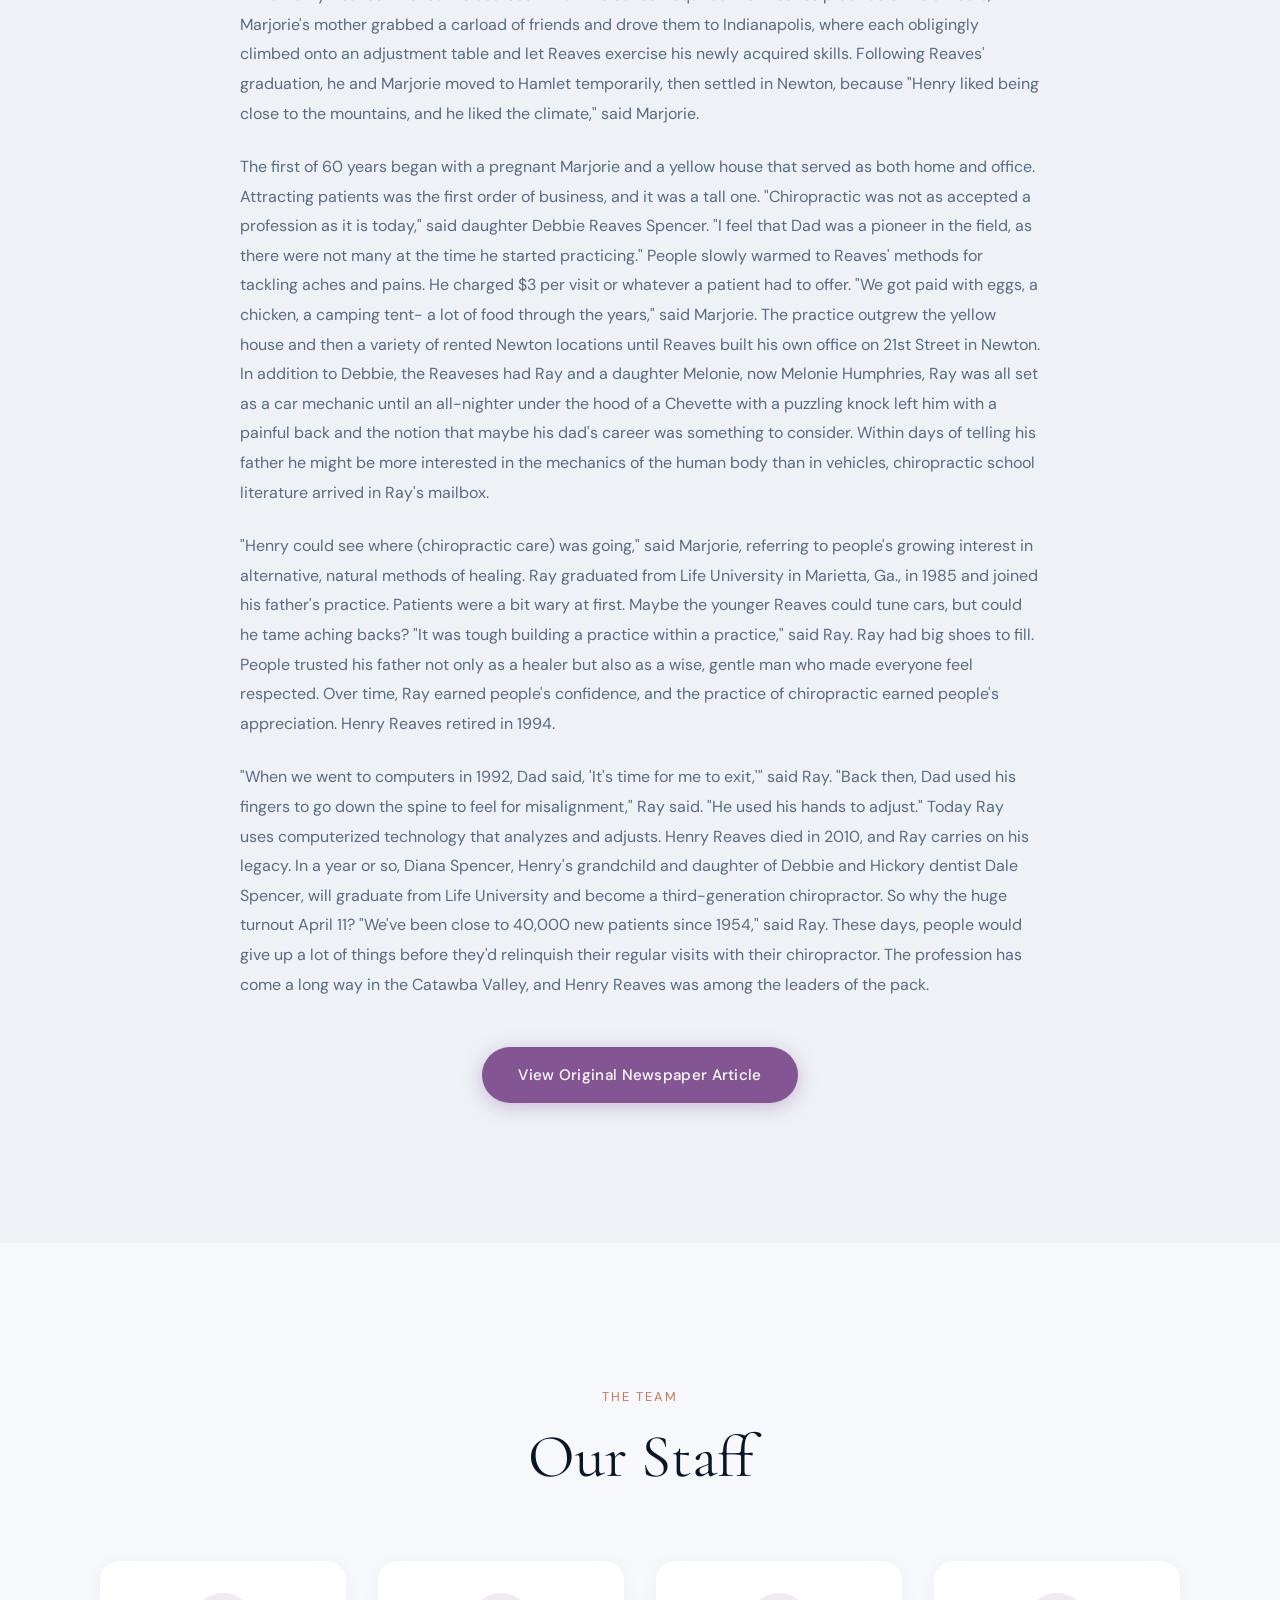
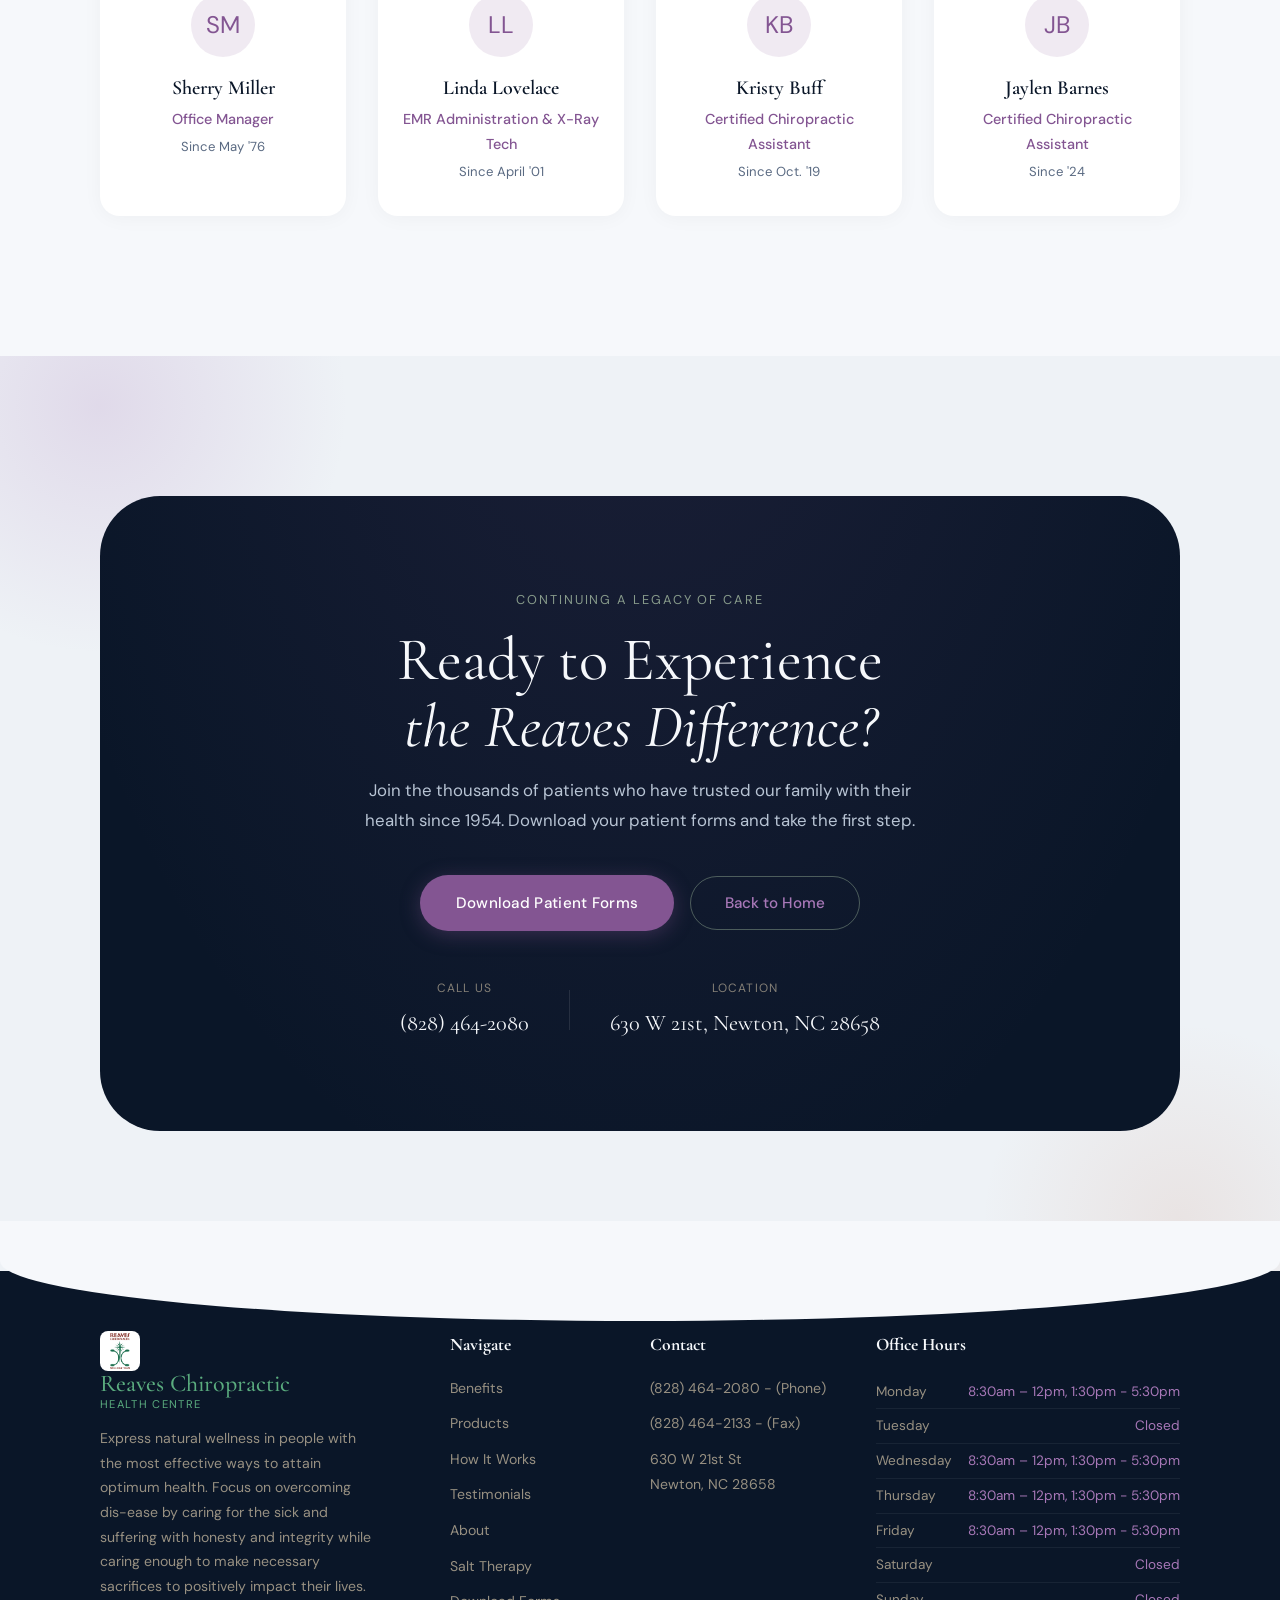
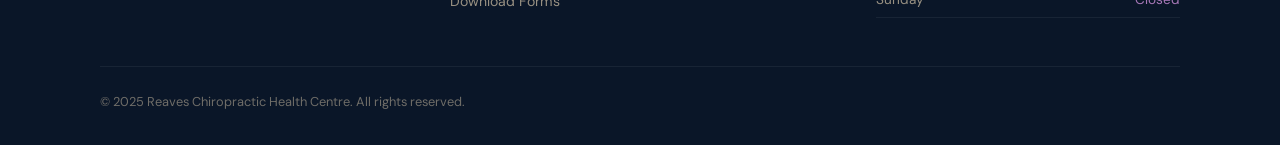
<file: about-us.html>
<!DOCTYPE html>
<html lang="en">
	<head>
	<meta charset="UTF-8" />
	<meta name="viewport" content="width=device-width, initial-scale=1.0" />
	<title>About Us — Reaves Chiropractic Health Centre</title>
	<meta property="og:title" content="About Us — Reaves Chiropractic Health Centre" />
	<meta property="og:description" content="Learn about Dr. Reaves and the team at Reaves Chiropractic Health Centre." />
	<meta property="og:image" content="https://www.drreaveschiropractic.com/favicon.png" />
	<meta property="og:url" content="https://www.drreaveschiropractic.com/about-us.html" />
	<meta property="og:type" content="website" />
	<script>
	(function(){var d=document.documentElement,t=localStorage.getItem('theme'),dk=t==='dark'||(t!=='light'&&window.matchMedia('(prefers-color-scheme:dark)').matches);if(dk)d.classList.add('dark-mode');var m=document.createElement('meta');m.name='theme-color';m.content=dk?'#0f1520':'#eef2f6';document.head.appendChild(m);})();
	</script>
	<link rel="preconnect" href="https://fonts.googleapis.com" />
	<link rel="preconnect" href="https://fonts.gstatic.com" crossorigin />
	<link href="https://fonts.googleapis.com/css2?family=Cormorant+Garamond:ital,wght@0,300;0,400;0,500;0,600;1,300;1,400&family=DM+Sans:wght@300;400;500&display=swap" rel="stylesheet" />
	<link rel="icon" type="image/x-icon" sizes="48x48" href="favicon.ico">
	<link rel="icon" type="image/png" sizes="32x32" href="assets/images/favicon-32.png">
	<link rel="icon" type="image/png" sizes="16x16" href="assets/images/favicon-16.png">
	<link rel="icon" type="image/png" sizes="128x128" href="favicon.png">
	<link rel="apple-touch-icon" sizes="180x180" href="assets/images/apple-touch-icon.png">
	<link rel="stylesheet" href="css/default.css" />
	<link rel="stylesheet" href="css/styles.css" />
	<link rel="stylesheet" href="css/responsive.css" />
	<link rel="stylesheet" href="css/about.css" />
	<link rel="stylesheet" href="css/dark-mode.css" />
	</head>

	<body>
		<!-- ─── NAV ──────────────────────────────────── -->
		<nav id="nav">
			<div class="container">
				<div class="nav-inner">
					<a href="index.html" class="nav-logo">
						<img src="assets/images/Reaves-Chiropractic-Logo.png" alt="Reaves Chiropractic Logo" class="nav-logo-img">
						<div>Reaves Chiropractic
						<span>Health Centre</span></div>
					</a>
					<div class="nav-links">
						<a href="index.html#benefits">Benefits</a>
						<a href="products.html">Products</a>
						<a href="index.html#process">How It Works</a>
						<a href="index.html#about">About</a>
						<a href="salt-therapy.html">Salt Therapy</a>
						<a href="patient_forms/New_Patient_Forms.zip" download class="btn-outline nav-cta">Download Forms</a>
					</div>
					<button class="theme-toggle" onclick="toggleTheme()" aria-label="Toggle dark mode">
						<svg class="icon-moon" viewBox="0 0 24 24" fill="none" stroke="currentColor" stroke-width="2" stroke-linecap="round" stroke-linejoin="round"><path d="M21 12.79A9 9 0 1 1 11.21 3 7 7 0 0 0 21 12.79z"/></svg>
						<svg class="icon-sun" viewBox="0 0 24 24" fill="none" stroke="currentColor" stroke-width="2" stroke-linecap="round" stroke-linejoin="round"><circle cx="12" cy="12" r="5"/><line x1="12" y1="1" x2="12" y2="3"/><line x1="12" y1="21" x2="12" y2="23"/><line x1="4.22" y1="4.22" x2="5.64" y2="5.64"/><line x1="18.36" y1="18.36" x2="19.78" y2="19.78"/><line x1="1" y1="12" x2="3" y2="12"/><line x1="21" y1="12" x2="23" y2="12"/><line x1="4.22" y1="19.78" x2="5.64" y2="18.36"/><line x1="18.36" y1="5.64" x2="19.78" y2="4.22"/></svg>
					</button>
					<div class="hamburger" onclick="toggleMenu()">
						<span></span><span></span><span></span>
					</div>
				</div>
			</div>
		</nav>

		<!-- ─── MOBILE MENU ───────────────────────────── -->
		<div id="mobile-menu">
			<a href="index.html#benefits" onclick="toggleMenu()">Benefits</a>
			<a href="products.html" onclick="toggleMenu()">Products</a>
			<a href="index.html#process" onclick="toggleMenu()">How It Works</a>
			<a href="index.html#testimonials" onclick="toggleMenu()">Reviews</a>
			<a href="index.html#about" onclick="toggleMenu()">About</a>
			<a href="salt-therapy.html" onclick="toggleMenu()">Salt Therapy</a>
			<a href="patient_forms/New_Patient_Forms.zip" download onclick="toggleMenu()">Download Forms</a>
		</div>

		<!-- ─── HERO ──────────────────────────────────── -->
		<section id="hero" class="about-hero">
			<div class="hero-blob-1"></div>
			<div class="hero-blob-2"></div>
			<div class="container">
				<div class="hero-grid">
					<div class="hero-content">
						<div class="hero-eyebrow reveal">Our Story</div>
						<h1 class="hero-title reveal reveal-delay-1">
							A Family Tradition<br>of <em>Healing Others</em>
						</h1>
						<p class="hero-sub reveal reveal-delay-2">
							For over 70 years, the Reaves family has been dedicated to providing exceptional chiropractic care to
							the community — rooted in honesty, integrity, and genuine compassion.
						</p>
						<div class="hero-ctas reveal reveal-delay-3">
							<a href="#our-story" class="btn-primary">Read Our Story</a>
							<a href="index.html" class="btn-outline">Back to Home</a>
						</div>
					</div>
				</div>
			</div>
		</section>

		<!-- ─── OUR STORY ────────────────────────────── -->
		<section id="our-story">
			<div class="container">
				<div class="story-container">
					<div class="benefits-header">
						<span class="benefits-eyebrow">About Us</span>
						<h2 class="reveal">Our Story</h2>
					</div>

					<p class="story-quote reveal">"This family has a tradition of healing others"</p>

					<div class="story-text">
						<p class="reveal">On April 11th, the family of the late Henry Reaves of Conover hosted a patient appreciation day at Reaves Chiropractic Health Centre in Newton, where Reaves' son, Ray Reaves, continues his father's tradition of providing chiropractic care to the community. The occasion was the 60th anniversary of the year Henry Reaves opened his first chiropractic office in Newton. The turnout took the Reaves family by surprise: About 700 people showed up, so many guests that office personnel had to request permission from nearby businesses to use their parking lots. The story doesn't begin in Newton or in 1954, however; it starts in the small town of Hamlet in 1949, when Henry Reaves, then a 19-year-old service station attendant, considered being a chiropractor. He knew nothing about the field except that his best friend's brother was in the profession.</p>

						<p class="reveal">Henry Reaves ended up studying at Indianapolis's Lincoln Chiropractic College, which, at the time, admitted students without a college education. Classes were rigorous, but Reaves excelled. A year or so into his studies, Reaves excelled at a second pursuit: the heart of Indiana native Marjorie Harris. At her father's behest, the Arthur Jordan Conservatory of Music student reluctantly attended a square dance in Crawfordsville, Ind. It was not Marjorie's sort of music, but the handsome chiropractic student who caught her eye certainly was her sort of man. The pair wed a year later. Marjorie Reaves worked in an insurance office while Henry Reaves finished his courses. When the school required that Reaves practice on volunteers, Marjorie's mother grabbed a carload of friends and drove them to Indianapolis, where each obligingly climbed onto an adjustment table and let Reaves exercise his newly acquired skills. Following Reaves' graduation, he and Marjorie moved to Hamlet temporarily, then settled in Newton, because "Henry liked being close to the mountains, and he liked the climate," said Marjorie.</p>

						<p class="reveal">The first of 60 years began with a pregnant Marjorie and a yellow house that served as both home and office. Attracting patients was the first order of business, and it was a tall one. "Chiropractic was not as accepted a profession as it is today," said daughter Debbie Reaves Spencer. "I feel that Dad was a pioneer in the field, as there were not many at the time he started practicing." People slowly warmed to Reaves' methods for tackling aches and pains. He charged $3 per visit or whatever a patient had to offer. "We got paid with eggs, a chicken, a camping tent- a lot of food through the years," said Marjorie. The practice outgrew the yellow house and then a variety of rented Newton locations until Reaves built his own office on 21st Street in Newton. In addition to Debbie, the Reaveses had Ray and a daughter Melonie, now Melonie Humphries, Ray was all set as a car mechanic until an all-nighter under the hood of a Chevette with a puzzling knock left him with a painful back and the notion that maybe his dad's career was something to consider. Within days of telling his father he might be more interested in the mechanics of the human body than in vehicles, chiropractic school literature arrived in Ray's mailbox.</p>

						<p class="reveal">"Henry could see where (chiropractic care) was going," said Marjorie, referring to people's growing interest in alternative, natural methods of healing. Ray graduated from Life University in Marietta, Ga., in 1985 and joined his father's practice. Patients were a bit wary at first. Maybe the younger Reaves could tune cars, but could he tame aching backs? "It was tough building a practice within a practice," said Ray. Ray had big shoes to fill. People trusted his father not only as a healer but also as a wise, gentle man who made everyone feel respected. Over time, Ray earned people's confidence, and the practice of chiropractic earned people's appreciation. Henry Reaves retired in 1994.</p>

						<p class="reveal">"When we went to computers in 1992, Dad said, 'It's time for me to exit,'" said Ray. "Back then, Dad used his fingers to go down the spine to feel for misalignment," Ray said. "He used his hands to adjust." Today Ray uses computerized technology that analyzes and adjusts. Henry Reaves died in 2010, and Ray carries on his legacy. In a year or so, Diana Spencer, Henry's grandchild and daughter of Debbie and Hickory dentist Dale Spencer, will graduate from Life University and become a third-generation chiropractor. So why the huge turnout April 11? "We've been close to 40,000 new patients since 1954," said Ray. These days, people would give up a lot of things before they'd relinquish their regular visits with their chiropractor. The profession has come a long way in the Catawba Valley, and Henry Reaves was among the leaders of the pack.</p>
					</div>
					<div style="text-align:center;margin-top:48px;" class="reveal">
						<a href="assets/images/history.png" target="_blank" class="btn-primary">View Original Newspaper Article</a>
					</div>
				</div>
			</div>
		</section>

		<!-- ─── OUR STAFF ────────────────────────────── -->
		<section id="our-staff">
			<div class="container">
				<div class="benefits-header">
					<span class="benefits-eyebrow">The Team</span>
					<h2 class="reveal">Our Staff</h2>
				</div>
				<div class="staff-grid">
					<div class="staff-card reveal">
						<div class="staff-icon">SM</div>
						<h3>Sherry Miller</h3>
						<p class="staff-role">Office Manager</p>
						<p class="staff-since">Since May '76</p>
					</div>
					<div class="staff-card reveal reveal-delay-1">
						<div class="staff-icon">LL</div>
						<h3>Linda Lovelace</h3>
						<p class="staff-role">EMR Administration & X-Ray Tech</p>
						<p class="staff-since">Since April '01</p>
					</div>
					<div class="staff-card reveal reveal-delay-2">
						<div class="staff-icon">KB</div>
						<h3>Kristy Buff</h3>
						<p class="staff-role">Certified Chiropractic Assistant</p>
						<p class="staff-since">Since Oct. '19</p>
					</div>
					<div class="staff-card reveal reveal-delay-3">
						<div class="staff-icon">JB</div>
						<h3>Jaylen Barnes</h3>
						<p class="staff-role">Certified Chiropractic Assistant</p>
						<p class="staff-since">Since '24</p>
					</div>
				</div>
			</div>
		</section>

		<!-- ─── CTA ───────────────────────────────────── -->
		<section id="cta" class="about-cta">
			<div class="cta-blob cta-blob-1"></div>
			<div class="cta-blob cta-blob-2"></div>
			<div class="container">
				<div class="cta-box reveal">
					<span style="display:inline-block;font-size:0.8rem;letter-spacing:0.15em;text-transform:uppercase;color:rgba(168,196,162,0.8);margin-bottom:16px;">Continuing a Legacy of Care</span>
					<h2>Ready to Experience<br><em>the Reaves Difference?</em></h2>
					<p>Join the thousands of patients who have trusted our family with their health since 1954. Download your patient forms and take the first step.</p>
					<div class="cta-buttons">
						<a href="patient_forms/New_Patient_Forms.zip" download class="btn-primary" style="background:var(--sage)">Download Patient Forms</a>
						<a href="index.html" class="btn-outline" style="color:var(--sage-light);border-color:rgba(168,196,162,0.4);">Back to Home</a>
					</div>
					<div class="cta-contact">
						<div class="cta-contact-item">
							<span>Call Us</span>
							<a href="tel:+18284642080">(828) 464-2080</a>
						</div>
						<div class="cta-divider"></div>
						<div class="cta-contact-item">
							<span>Location</span>
							<a href="https://maps.apple.com/?address=630+W+21st+St,+Newton,+NC+28658" class="cta-location-link">630 W 21st, Newton, NC 28658</a>
						</div>
					</div>
				</div>
			</div>
		</section>

		<!-- ─── FOOTER ────────────────────────────────── -->
		<footer>
			<div class="container">
				<div class="footer-inner">
					<div class="footer-brand">
						<a href="index.html" class="nav-logo">
							<img src="assets/images/Reaves-Chiropractic-Logo.png" alt="Reaves Chiropractic Logo" class="nav-logo-img">
							<div>Reaves Chiropractic
							<span>Health Centre</span></div>
						</a>
						<p>Express natural wellness in people with the most effective ways to attain optimum health. Focus on overcoming dis-ease by caring for the sick and suffering with honesty and integrity while caring enough to make necessary sacrifices to positively impact their lives.</p>
					</div>
					<div class="footer-col">
						<h4>Navigate</h4>
						<ul>
							<li><a href="index.html#benefits">Benefits</a></li>
							<li><a href="products.html">Products</a></li>
							<li><a href="index.html#process">How It Works</a></li>
							<li><a href="index.html#testimonials">Testimonials</a></li>
							<li><a href="index.html#about">About</a></li>
							<li><a href="salt-therapy.html">Salt Therapy</a></li>
							<li><a href="patient_forms/New_Patient_Forms.zip" download>Download Forms</a></li>
						</ul>
					</div>
					<div class="footer-col">
						<h4>Contact</h4>
						<ul>
							<li><a href="tel:+18284642080">(828) 464-2080 - (Phone)</a></li>
							<li><a href="tel:">(828) 464-2133 - (Fax)</a></li>
							<li><a href="https://maps.apple.com/?address=630+W+21st+St,+Newton,+NC" class="footer-address">630 W
								21st St<br />Newton, NC 28658</a></li>
						</ul>
					</div>
					<div class="footer-hours">
						<h4>Office Hours</h4>
						<div class="hour-row"><span class="day">Monday</span><span class="time">8:30am – 12pm, 1:30pm - 5:30pm</span></div>
						<div class="hour-row"><span class="day">Tuesday</span><span class="time">Closed</span></div>
						<div class="hour-row"><span class="day">Wednesday</span><span class="time">8:30am – 12pm, 1:30pm - 5:30pm</span></div>
						<div class="hour-row"><span class="day">Thursday</span><span class="time">8:30am – 12pm, 1:30pm - 5:30pm</span></div>
						<div class="hour-row"><span class="day">Friday</span><span class="time">8:30am – 12pm, 1:30pm - 5:30pm</span></div>
						<div class="hour-row"><span class="day">Saturday</span><span class="time">Closed</span></div>
						<div class="hour-row"><span class="day">Sunday</span><span class="time">Closed</span></div>
					</div>
				</div>
				<div class="footer-bottom">
					<p>&copy; 2025 Reaves Chiropractic Health Centre. All rights reserved.</p>
<!--				<div class="footer-links">
						<a href="#">Privacy Policy</a>
						<a href="#">Terms of Service</a>
						<a href="#">Accessibility</a>
					</div>-->
				</div>
			</div>
		</footer>

		<!-- ─── SCROLL TO TOP ─────────────────────────── -->
		<button id="scroll-top" onclick="window.scrollTo({top:0,behavior:'smooth'})">&#8593;</button>

		<script>
		/* ─── NAV SCROLL ─────────── */
		const nav = document.getElementById('nav');
		const scrollTopBtn = document.getElementById('scroll-top');
		window.addEventListener('scroll', () => {
			nav.classList.toggle('scrolled', window.scrollY > 40);
			scrollTopBtn.classList.toggle('visible', window.scrollY > 400);
		});

		/* ─── MOBILE MENU ─────────── */
		function toggleMenu() {
			const menu = document.getElementById('mobile-menu');
			const hamburger = document.querySelector('.hamburger');
			const isOpen = menu.classList.toggle('open');
			hamburger.classList.toggle('active', isOpen);
			document.body.style.overflow = isOpen ? 'hidden' : '';
		}

		/* ─── SCROLL REVEAL ─────────── */
		const reveals = document.querySelectorAll('.reveal');
		const observer = new IntersectionObserver((entries) => {
			entries.forEach(entry => {
				if (entry.isIntersecting) {
					entry.target.classList.add('visible');
				}
			});
		}, { threshold: 0.1, rootMargin: '0px 0px -40px 0px' });
		reveals.forEach(el => observer.observe(el));

		/* ─── DARK MODE TOGGLE ─────────── */
		function toggleTheme() {
			const d = document.documentElement;
			d.classList.add('theme-transition');
			d.classList.toggle('dark-mode');
			const isDark = d.classList.contains('dark-mode');
			localStorage.setItem('theme', isDark ? 'dark' : 'light');
			document.querySelector('meta[name="theme-color"]').content = isDark ? '#0f1520' : '#eef2f6';
			setTimeout(() => d.classList.remove('theme-transition'), 600);
		}
		</script>
	</body>
</html>
</file>
<file: css/default.css>
/* ─── CSS VARIABLES ────────────────────────── */
:root {
  --cream: #eef2f6;
  --warm-white: #f6f8fb;
  --sage: #835592;
  --sage-light: #a878b8;
  --sage-dark: #6a4078;
  --terracotta: #c47a5a;
  --terracotta-light: #e8a882;
  --bark: #6b7a92;
  --sand: #b8c4d4;
  --deep: #0a1628;
  --mid: #5a6a82;
  --radius-sm: 20px;
  --radius-md: 40px;
  --radius-lg: 80px;
  --radius-pill: 200px;
  --white: #fff;
  --nav-bg: rgba(238,242,246,0.95);
  --terracotta-dark: #b06548;
  --avatar-1: #bdd8e8;
  --avatar-2: #d5c4b5;
  --avatar-3: #c0cee0;
  --shadow-soft: 0 8px 40px rgba(10,22,40,0.08);
  --shadow-med: 0 16px 60px rgba(10,22,40,0.12);
}
</file>
<file: css/styles.css>
/* ─── RESET & BASE ─────────────────────────── */
*, *::before, *::after { box-sizing: border-box; margin: 0; padding: 0; }
html { scroll-behavior: smooth; font-size: 16px; -webkit-tap-highlight-color: transparent; background: var(--cream); }
body {
  font-family: 'DM Sans', sans-serif;
  background: var(--cream);
  color: var(--deep);
  overflow-x: hidden;
  line-height: 1.6;
}
img { display: block; max-width: 100%; }
a { color: inherit; text-decoration: none; }
button { font-family: inherit; cursor: pointer; border: none; }


/* ─── TYPOGRAPHY ───────────────────────────── */
.serif { font-family: 'Cormorant Garamond', serif; }
h1, h2, h3 { font-family: 'Cormorant Garamond', serif; font-weight: 400; line-height: 1.1; }
h1 { font-size: clamp(3rem, 8vw, 6rem); }
h2 { font-size: clamp(2.2rem, 5vw, 3.8rem); }
h3 { font-size: clamp(1.4rem, 3vw, 2rem); }
p { font-size: clamp(0.95rem, 1.5vw, 1.05rem); line-height: 1.75; }

/* ─── UTILITY ──────────────────────────────── */
.container { max-width: 1200px; margin: 0 auto; padding: 0 clamp(20px, 5vw, 60px); }
.text-sage { color: var(--sage); }
.text-terracotta { color: var(--terracotta); }
.text-mid { color: var(--mid); }

/* ─── BUTTONS ──────────────────────────────── */
.btn-primary {
  display: inline-flex; align-items: center; gap: 10px;
  background: var(--sage);
  color: var(--white);
  padding: 16px 36px;
  border-radius: var(--radius-pill);
  font-size: 0.95rem; font-weight: 500; letter-spacing: 0.02em;
  transition: all 0.35s cubic-bezier(0.34, 1.56, 0.64, 1);
  box-shadow: 0 4px 20px rgba(131,85,146,0.35);
}
.btn-primary:hover { background: var(--sage-dark); transform: translateY(-2px); box-shadow: 0 8px 30px rgba(131,85,146,0.45); }

.btn-outline {
  display: inline-flex; align-items: center; gap: 10px;
  background: transparent;
  color: var(--sage-dark);
  padding: 14px 34px;
  border-radius: var(--radius-pill);
  font-size: 0.95rem; font-weight: 500;
  border: 1.5px solid var(--sage);
  transition: all 0.3s ease;
}
.btn-outline:hover { background: var(--sage); color: var(--white); }

.btn-terracotta {
  display: inline-flex; align-items: center; gap: 10px;
  background: var(--terracotta);
  color: var(--white);
  padding: 16px 36px;
  border-radius: var(--radius-pill);
  font-size: 0.95rem; font-weight: 500;
  transition: all 0.35s cubic-bezier(0.34, 1.56, 0.64, 1);
  box-shadow: 0 4px 20px rgba(196,122,90,0.35);
}
.btn-terracotta:hover { background: var(--terracotta-dark); transform: translateY(-2px); box-shadow: 0 8px 30px rgba(196,122,90,0.45); }

/* ─── SCROLL REVEAL ────────────────────────── */
.reveal {
  opacity: 0;
  transform: translateY(32px);
  transition: opacity 0.7s ease, transform 0.7s ease;
}
.reveal.visible { opacity: 1; transform: translateY(0); }
.reveal-delay-1 { transition-delay: 0.1s; }
.reveal-delay-2 { transition-delay: 0.2s; }
.reveal-delay-3 { transition-delay: 0.3s; }
.reveal-delay-4 { transition-delay: 0.4s; }

/* ─── NOISE TEXTURE ────────────────────────── */
.noise::after {
  content: '';
  position: absolute; inset: 0;
  background-image: url("data:image/svg+xml,%3Csvg viewBox='0 0 256 256' xmlns='http://www.w3.org/2000/svg'%3E%3Cfilter id='noise'%3E%3CfeTurbulence type='fractalNoise' baseFrequency='0.9' numOctaves='4' stitchTiles='stitch'/%3E%3C/filter%3E%3Crect width='100%25' height='100%25' filter='url(%23noise)' opacity='0.03'/%3E%3C/svg%3E");
  pointer-events: none; z-index: 1;
}

/* ───────────────────────────────────────────── */
/*  NAV                                          */
/* ───────────────────────────────────────────── */
#nav {
  position: fixed; top: 0; left: 0; right: 0; z-index: 102;
  padding: 18px 0;
  transition: all 0.4s ease;
}
#nav.scrolled {
  background: var(--nav-bg);
  backdrop-filter: blur(12px);
  -webkit-backdrop-filter: blur(12px);
  box-shadow: 0 2px 20px rgba(10,22,40,0.08);
}
.nav-inner {
  display: flex; align-items: center; justify-content: space-between;
}
.nav-logo {
  display: flex; align-items: center; gap: 10px;
  font-family: 'Cormorant Garamond', serif;
  font-size: 1.5rem; font-weight: 500;
  color: #2d6b4e;
  line-height: 1.1;
}
.nav-logo-img {
  width: 40px; height: 40px;
  object-fit: contain;
}
.footer-brand .nav-logo-img {
  background: var(--white);
  border-radius: 8px;
  padding: 2px;
}
.nav-logo span { display: block; font-size: 0.7rem; font-family: 'DM Sans', sans-serif; color: inherit; font-weight: 400; letter-spacing: 0.12em; text-transform: uppercase; margin-top: 1px; }
.nav-links { display: flex; align-items: center; gap: 32px; }
.nav-links a { font-size: 0.9rem; font-weight: 500; color: var(--mid); transition: color 0.2s; }
.nav-links a:hover { color: var(--sage-dark); }
.nav-cta { margin-left: 8px; padding: 10px 22px; font-size: 0.85rem; }
.cta-divider { width: 1px; height: 40px; background: rgba(255,255,255,0.1); }
.footer-links { display: flex; gap: 20px; }
.hamburger { display: none; flex-direction: column; gap: 5px; cursor: pointer; position: relative; }
.hamburger span { display: block; width: 24px; height: 2px; background: var(--deep); border-radius: 2px; transition: all 0.3s ease; transform-origin: center; }
.hamburger.active span:nth-child(1) { transform: translateY(7px) rotate(45deg); }
.hamburger.active span:nth-child(2) { opacity: 0; }
.hamburger.active span:nth-child(3) { transform: translateY(-7px) rotate(-45deg); }
#mobile-menu {
  display: none; position: fixed; top: 0; left: 0; right: 0; bottom: 0;
  background: var(--warm-white); z-index: 101;
  flex-direction: column; align-items: center; justify-content: center; gap: 40px;
}
#mobile-menu.open { display: flex; }
#mobile-menu a { font-family: 'Cormorant Garamond', serif; font-size: 2.2rem; color: var(--deep); }

/* ───────────────────────────────────────────── */
/*  HERO                                         */
/* ───────────────────────────────────────────── */
#hero {
  min-height: 100vh;
  background: var(--warm-white);
  position: relative;
  display: flex; align-items: center;
  overflow: hidden;
  padding: 120px 0 80px;
}
.hero-blob-1 {
  position: absolute; top: -10%; right: -5%;
  width: clamp(300px, 55vw, 700px);
  height: clamp(300px, 55vw, 700px);
  background: radial-gradient(circle at 40% 40%, rgba(168,120,184,0.35) 0%, rgba(168,120,184,0.08) 60%, transparent 80%);
  border-radius: 60% 40% 50% 50% / 50% 60% 40% 50%;
  animation: morphBlob1 12s ease-in-out infinite;
}
.hero-blob-2 {
  position: absolute; bottom: -15%; left: -8%;
  width: clamp(250px, 45vw, 600px);
  height: clamp(250px, 45vw, 600px);
  background: radial-gradient(circle at 60% 60%, rgba(196,122,90,0.12) 0%, transparent 70%);
  border-radius: 40% 60% 45% 55% / 55% 45% 60% 40%;
  animation: morphBlob2 15s ease-in-out infinite;
}
@keyframes morphBlob1 {
  0%, 100% { border-radius: 60% 40% 50% 50% / 50% 60% 40% 50%; }
  33% { border-radius: 50% 50% 40% 60% / 40% 50% 60% 50%; }
  66% { border-radius: 40% 60% 60% 40% / 60% 40% 50% 50%; }
}
@keyframes morphBlob2 {
  0%, 100% { border-radius: 40% 60% 45% 55% / 55% 45% 60% 40%; }
  50% { border-radius: 60% 40% 55% 45% / 40% 60% 45% 55%; }
}
.hero-grid {
  display: grid; grid-template-columns: 1fr 1fr; gap: 60px; align-items: center;
  position: relative; z-index: 2;
}
.hero-eyebrow {
  display: inline-flex; align-items: center; gap: 8px;
  font-size: 0.8rem; font-weight: 500; letter-spacing: 0.15em; text-transform: uppercase;
  color: var(--sage-dark);
  background: rgba(131,85,146,0.12);
  padding: 8px 18px; border-radius: var(--radius-pill);
  margin-bottom: 24px;
}
.hero-eyebrow::before { content: ''; display: block; width: 6px; height: 6px; border-radius: 50%; background: var(--sage); }
.hero-title { margin-bottom: 24px; color: var(--deep); }
.hero-title em { font-style: italic; color: var(--sage-dark); white-space: nowrap; }
.hero-sub {
  font-size: clamp(1rem, 1.8vw, 1.15rem); color: var(--mid);
  margin-bottom: 40px; max-width: 500px;
}
.hero-ctas { display: flex; align-items: center; gap: 16px; flex-wrap: wrap; }
.hero-trust {
  display: flex; align-items: center; gap: 12px;
  margin-top: 40px;
}
.hero-trust-avatars { display: flex; }
.hero-trust-avatars span {
  display: flex; align-items: center; justify-content: center;
  width: 40px; height: 40px; border-radius: 50%;
  border: 2.5px solid var(--warm-white);
  font-size: 1rem;
  margin-left: -10px;
  background: var(--sand);
}
.hero-trust-avatars span:first-child { margin-left: 0; background: var(--avatar-1); }
.hero-trust-avatars span:nth-child(2) { background: var(--avatar-2); }
.hero-trust-avatars span:nth-child(3) { background: var(--avatar-3); }
.hero-trust-text { font-size: 0.85rem; color: var(--mid); }
.hero-trust-text strong { display: block; color: var(--deep); font-weight: 500; }
.hero-image-area { position: relative; }
.hero-circle-bg {
  position: absolute; top: 50%; left: 50%; transform: translate(-50%, -50%);
  width: 90%; aspect-ratio: 1;
  background: radial-gradient(circle, rgba(168,120,184,0.25) 0%, rgba(168,120,184,0.05) 70%, transparent 100%);
  border-radius: 50%;
}
.hero-image-frame {
  position: relative; z-index: 2;
  border-radius: 50% 50% 50% 50% / 45% 45% 55% 55%;
  overflow: hidden;
  aspect-ratio: 0.85;
  background: linear-gradient(160deg, #b898c2 0%, #a878b8 30%, #835592 100%);
  display: flex; align-items: center; justify-content: center;
  box-shadow: var(--shadow-med);
}
.hero-figure {
  width: 100%; position: relative;
  display: block; margin: 0 auto;
}
@keyframes floatFigure {
  0%, 100% { transform: translateY(0); }
  50% { transform: translateY(-12px); }
}
.hero-stat-card {
  position: absolute;
  background: var(--warm-white);
  border-radius: var(--radius-md);
  padding: 16px 20px;
  box-shadow: var(--shadow-med);
  z-index: 3;
}
.hero-stat-card.card-1 { bottom: 10%; left: -8%; }
.hero-stat-card.card-2 { top: 12%; right: -5%; }
.stat-num {
  font-family: 'Cormorant Garamond', serif;
  font-size: 2rem; font-weight: 500; color: var(--sage-dark); line-height: 1;
}
.stat-label { font-size: 0.75rem; color: var(--mid); margin-top: 2px; }
.star-row { display: flex; gap: 2px; margin-bottom: 4px; }
.star { color: #f0b429; font-size: 0.85rem; }

/* ───────────────────────────────────────────── */
/*  PAIN SECTION                                 */
/* ───────────────────────────────────────────── */
#pain {
  background: var(--deep);
  padding: clamp(80px, 12vw, 160px) 0;
  position: relative; overflow: hidden;
}
#pain::before {
  content: '';
  position: absolute; top: -60px; left: 0; right: 0; height: 120px;
  background: var(--warm-white);
  border-radius: 0 0 50% 50% / 0 0 100px 100px;
}
#pain::after {
  content: '';
  position: absolute; bottom: -60px; left: 0; right: 0; height: 120px;
  background: var(--cream);
  border-radius: 50% 50% 0 0 / 100px 100px 0 0;
  z-index: 2;
}
.pain-inner { position: relative; z-index: 1; }
.pain-header { text-align: center; margin-bottom: 60px; }
.pain-header h2 { color: var(--warm-white); margin-bottom: 16px; }
.pain-header p { color: var(--sand); max-width: 580px; margin: 0 auto; }
.pain-grid { display: grid; grid-template-columns: repeat(auto-fit, minmax(260px, 1fr)); gap: 24px; }
.pain-card {
  background: rgba(255,255,255,0.05);
  border: 1px solid rgba(255,255,255,0.08);
  border-radius: var(--radius-md);
  padding: 36px 28px;
  transition: all 0.3s ease;
}
.pain-card:hover { background: rgba(255,255,255,0.08); transform: translateY(-4px); }
.pain-icon {
  width: 52px; height: 52px; border-radius: 50%;
  background: rgba(131,85,146,0.2);
  display: flex; align-items: center; justify-content: center;
  font-size: 1.5rem; margin-bottom: 20px;
}
.pain-card h3 { color: var(--warm-white); margin-bottom: 10px; font-size: 1.3rem; }
.pain-card p { color: rgba(212,196,168,0.8); font-size: 0.9rem; }

/* ───────────────────────────────────────────── */
/*  SOLUTION / BENEFITS                          */
/* ───────────────────────────────────────────── */
#benefits {
  background: var(--cream);
  padding: clamp(80px, 12vw, 160px) 0;
}
.benefits-header { text-align: center; margin-bottom: 70px; }
.benefits-eyebrow {
  display: inline-block; font-size: 0.8rem; letter-spacing: 0.15em; text-transform: uppercase;
  color: var(--terracotta); margin-bottom: 16px;
}
.benefits-header h2 { margin-bottom: 16px; }
.benefits-header p { color: var(--mid); max-width: 560px; margin: 0 auto; }
.benefits-layout { display: grid; grid-template-columns: 1fr 1fr; gap: 60px; align-items: center; }
.benefits-visual { position: relative; }
.benefits-rings {
  width: 100%; aspect-ratio: 1; position: relative;
  display: flex; align-items: center; justify-content: center;
}
.ring {
  position: absolute; border-radius: 50%;
  border: 1.5px solid rgba(131,85,146,0.25);
  animation: spinRing linear infinite;
}
.ring-1 { width: 85%; height: 85%; animation-duration: 30s; }
.ring-2 { width: 65%; height: 65%; animation-duration: 20s; animation-direction: reverse; }
.ring-3 { width: 45%; height: 45%; animation-duration: 15s; }
@keyframes spinRing { from { transform: rotate(0deg); } to { transform: rotate(360deg); } }
.ring-dot {
  position: absolute; width: 10px; height: 10px; border-radius: 50%;
  background: var(--sage); top: -5px; left: 50%; margin-left: -5px;
}
.benefits-center {
  width: 35%; aspect-ratio: 1;
  background: linear-gradient(145deg, var(--sage-light), var(--sage));
  border-radius: 50%;
  display: flex; align-items: center; justify-content: center;
  font-size: 2.5rem;
  box-shadow: 0 0 60px rgba(131,85,146,0.4);
  position: relative; z-index: 2;
}
.orbit-item {
  position: absolute; background: var(--warm-white);
  border-radius: var(--radius-sm); padding: 10px 16px;
  font-size: 0.8rem; font-weight: 500; color: var(--sage-dark);
  box-shadow: var(--shadow-soft);
  white-space: nowrap;
}
.orbit-item-1 { top: 5%; left: 50%; transform: translateX(-50%); }
.orbit-item-2 { right: -2%; top: 35%; }
.orbit-item-3 { bottom: 5%; left: 50%; transform: translateX(-50%); }
.orbit-item-4 { left: -2%; top: 35%; }
.benefits-list { display: flex; flex-direction: column; gap: 28px; }
.benefit-item { display: flex; gap: 20px; align-items: flex-start; }
.benefit-num {
  flex-shrink: 0; width: 44px; height: 44px; border-radius: 50%;
  background: rgba(131,85,146,0.15);
  display: flex; align-items: center; justify-content: center;
  font-family: 'Cormorant Garamond', serif; font-size: 1.2rem; color: var(--sage-dark);
  font-weight: 500;
}
.benefit-item h3 { font-size: 1.15rem; margin-bottom: 6px; }
.benefit-item p { font-size: 0.9rem; color: var(--mid); }

/* ───────────────────────────────────────────── */
/*  PRODUCTS / VITAMINS                          */
/* ───────────────────────────────────────────── */
#products {
  background: var(--warm-white);
  padding: clamp(80px, 12vw, 160px) 0;
  position: relative; overflow: hidden;
}
.products-header { text-align: center; margin-bottom: 60px; }
.products-header h2 { margin-bottom: 16px; }
.products-header p { color: var(--mid); max-width: 580px; margin: 0 auto; }
.products-grid { display: grid; grid-template-columns: repeat(auto-fit, minmax(240px, 1fr)); gap: 28px; }
.product-card {
  background: var(--cream);
  border-radius: var(--radius-md);
  overflow: hidden;
  transition: all 0.35s cubic-bezier(0.34, 1.2, 0.64, 1);
  box-shadow: var(--shadow-soft);
}
.product-card:hover { transform: translateY(-8px); box-shadow: var(--shadow-med); }
.product-img {
  height: 180px;
  display: flex; align-items: center; justify-content: center;
  font-size: 4rem;
  position: relative; overflow: hidden;
}
.product-img::after {
  content: ''; position: absolute; inset: 0;
  background: radial-gradient(circle at 50% 100%, rgba(255,255,255,0.3) 0%, transparent 70%);
}
.product-body { padding: 24px; }
.product-tag {
  display: inline-block; font-size: 0.7rem; letter-spacing: 0.12em; text-transform: uppercase;
  color: var(--sage-dark); background: rgba(131,85,146,0.12);
  padding: 4px 12px; border-radius: var(--radius-pill); margin-bottom: 10px;
}
.product-body h3 { font-size: 1.2rem; margin-bottom: 8px; }
.product-body p { font-size: 0.85rem; color: var(--mid); }

/* ───────────────────────────────────────────── */
/*  HOW IT WORKS                                 */
/* ───────────────────────────────────────────── */
#process {
  background: var(--cream);
  padding: clamp(80px, 12vw, 160px) 0;
}
.process-header { text-align: center; margin-bottom: 70px; }
.process-steps { display: grid; grid-template-columns: repeat(auto-fit, minmax(220px, 1fr)); gap: 0; position: relative; }
.process-steps::before {
  content: ''; position: absolute;
  top: 48px; left: 10%; right: 10%; height: 2px;
  background: linear-gradient(90deg, transparent, var(--sage-light), var(--sage-light), transparent);
  z-index: 0;
}
.process-step { text-align: center; position: relative; z-index: 1; padding: 0 16px; }
.step-circle {
  width: 96px; height: 96px; border-radius: 50%; margin: 0 auto 24px;
  display: flex; align-items: center; justify-content: center;
  font-size: 2rem;
  background: var(--warm-white);
  box-shadow: var(--shadow-soft);
  border: 3px solid var(--sand);
  position: relative;
  transition: all 0.3s ease;
}
.step-circle:hover { border-color: var(--sage-light); transform: scale(1.05); }
.step-num {
  position: absolute; top: -4px; right: -4px;
  width: 26px; height: 26px; border-radius: 50%;
  background: var(--sage); color: var(--white);
  font-size: 0.7rem; font-weight: 600; font-family: 'DM Sans', sans-serif;
  display: flex; align-items: center; justify-content: center;
}
.process-step h3 { font-size: 1.3rem; margin-bottom: 10px; }
.process-step p { font-size: 0.88rem; color: var(--mid); }

/* ───────────────────────────────────────────── */
/*  FORMS DOWNLOAD                               */
/* ───────────────────────────────────────────── */
#forms {
  background: var(--sage);
  padding: clamp(60px, 10vw, 120px) 0;
  position: relative; overflow: hidden;
}
#forms::before {
  content: '';
  position: absolute; top: -60px; left: 0; right: 0; height: 120px;
  background: var(--cream);
  border-radius: 0 0 50% 50% / 0 0 80px 80px;
}
.forms-inner {
  position: relative; z-index: 1;
  display: grid; grid-template-columns: 1fr 1fr; gap: 60px; align-items: center;
}
.forms-text h2 { color: var(--warm-white); margin-bottom: 16px; }
.forms-text p { color: rgba(245,240,232,0.85); margin-bottom: 36px; }
.forms-cards { display: flex; flex-direction: column; gap: 16px; }
.form-card {
  background: rgba(255,255,255,0.15);
  border: 1px solid rgba(255,255,255,0.25);
  border-radius: var(--radius-md);
  padding: 20px 24px;
  display: flex; align-items: center; gap: 16px;
  transition: all 0.3s ease;
  cursor: pointer;
}
.form-card:hover { background: rgba(255,255,255,0.25); transform: translateX(6px); }
.form-icon { font-size: 1.8rem; }
.form-info { flex: 1; }
.form-info h4 { color: var(--warm-white); font-family: 'Cormorant Garamond', serif; font-size: 1.2rem; margin-bottom: 2px; }
.form-info span { font-size: 0.8rem; color: rgba(245,240,232,0.7); }
.form-dl { color: var(--warm-white); font-size: 1.3rem; opacity: 0.7; transition: opacity 0.2s; }
.form-card:hover .form-dl { opacity: 1; }

/* ───────────────────────────────────────────── */
/*  TESTIMONIALS                                 */
/* ───────────────────────────────────────────── */
#testimonials {
  background: var(--warm-white);
  padding: clamp(80px, 12vw, 160px) 0;
}
.testimonials-header { text-align: center; margin-bottom: 60px; }
.testimonials-header h2 { margin-bottom: 12px; }
.testimonials-header p { color: var(--mid); }
.testimonials-grid { display: grid; grid-template-columns: repeat(auto-fit, minmax(300px, 1fr)); gap: 28px; }
.testimonial-card {
  background: var(--cream);
  border-radius: var(--radius-md);
  padding: 36px 32px;
  position: relative;
  box-shadow: var(--shadow-soft);
  transition: transform 0.3s ease;
}
.testimonial-card:hover { transform: translateY(-4px); }
.testimonial-card::before {
  content: '\201C';
  position: absolute; top: 20px; right: 28px;
  font-family: 'Cormorant Garamond', serif;
  font-size: 5rem; color: rgba(131,85,146,0.15); line-height: 1;
}
.testi-stars { display: flex; gap: 3px; margin-bottom: 16px; }
.testi-stars span { color: #f0b429; font-size: 0.9rem; }
.testi-text { font-style: italic; font-size: 0.95rem; color: var(--deep); margin-bottom: 24px; line-height: 1.7; }
.testi-author { display: flex; align-items: center; gap: 14px; }
.testi-avatar {
  width: 46px; height: 46px; border-radius: 50%;
  display: flex; align-items: center; justify-content: center;
  font-size: 1.2rem;
  background: var(--sand);
  flex-shrink: 0;
}
.testi-name { font-weight: 500; font-size: 0.95rem; }
.testi-since { font-size: 0.8rem; color: var(--mid); }

/* ───────────────────────────────────────────── */
/*  ABOUT                                        */
/* ───────────────────────────────────────────── */
#about {
  background: var(--cream);
  padding: clamp(80px, 12vw, 160px) 0;
}
.about-layout { display: grid; grid-template-columns: 1fr 1fr; gap: 80px; align-items: center; }
.about-image-area { position: relative; }
.about-frame {
  border-radius: 40% 60% 55% 45% / 50% 45% 55% 50%;
  overflow: hidden; aspect-ratio: 0.9;
  background: linear-gradient(160deg, var(--sand) 0%, var(--sage-light) 50%, var(--sage) 100%);
  display: flex; align-items: center; justify-content: center;
  font-size: 8rem;
  box-shadow: var(--shadow-med);
  animation: morphFrame 12s ease-in-out infinite;
}
.about-frame-img {
  width: 100%;
  height: 100%;
  object-fit: cover;
}
@keyframes morphFrame {
  0%, 100% { border-radius: 40% 60% 55% 45% / 50% 45% 55% 50%; }
  50% { border-radius: 60% 40% 45% 55% / 45% 55% 45% 55%; }
}
.about-badge {
  position: absolute; bottom: 8%; right: -5%;
  background: var(--warm-white);
  border-radius: var(--radius-md); padding: 20px 24px;
  box-shadow: var(--shadow-med);
  text-align: center;
}
.about-badge-num { font-family: 'Cormorant Garamond', serif; font-size: 2.5rem; color: var(--sage-dark); line-height: 1; }
.about-badge-text { font-size: 0.75rem; color: var(--mid); margin-top: 4px; }
.about-content { }
.about-eyebrow { display: block; font-size: 0.8rem; letter-spacing: 0.15em; text-transform: uppercase; color: var(--terracotta); margin-bottom: 16px; }
.about-content h2 { margin-bottom: 20px; }
.about-content p { color: var(--mid); margin-bottom: 16px; }
.about-values { display: grid; grid-template-columns: 1fr 1fr; gap: 16px; margin-top: 36px; }
.about-value {
  background: var(--warm-white);
  border-radius: var(--radius-sm); padding: 20px;
  border-left: 3px solid var(--sage-light);
}
.about-value h4 { font-family: 'Cormorant Garamond', serif; font-size: 1.1rem; margin-bottom: 4px; }
.about-value p { font-size: 0.82rem; color: var(--mid); }

/* ───────────────────────────────────────────── */
/*  FINAL CTA                                    */
/* ───────────────────────────────────────────── */
#cta {
  background: var(--warm-white);
  padding: clamp(80px, 12vw, 140px) 0;
  position: relative; overflow: hidden;
}
.cta-blob {
  position: absolute; border-radius: 50%; pointer-events: none;
}
.cta-blob-1 { width: 500px; height: 500px; top: -200px; left: -150px; background: radial-gradient(circle, rgba(168,120,184,0.2) 0%, transparent 70%); }
.cta-blob-2 { width: 400px; height: 400px; bottom: -150px; right: -100px; background: radial-gradient(circle, rgba(196,122,90,0.12) 0%, transparent 70%); }
.cta-box {
  position: relative; z-index: 2;
  background: var(--deep);
  border-radius: 60px;
  padding: clamp(50px, 8vw, 90px) clamp(40px, 6vw, 80px);
  text-align: center;
  overflow: hidden;
}
.cta-box::before {
  content: '';
  position: absolute; top: -50%; left: -20%; width: 140%; height: 200%;
  background: radial-gradient(ellipse at 50% 0%, rgba(131,85,146,0.15) 0%, transparent 60%);
}
.cta-box h2 { color: var(--warm-white); margin-bottom: 16px; position: relative; z-index: 1; }
.cta-box p { color: var(--sand); max-width: 560px; margin: 0 auto 40px; position: relative; z-index: 1; }
.cta-buttons { display: flex; align-items: center; justify-content: center; gap: 16px; flex-wrap: wrap; position: relative; z-index: 1; }
.cta-contact {
  display: flex; align-items: center; justify-content: center; gap: 40px;
  margin-top: 48px; flex-wrap: wrap; position: relative; z-index: 1;
}
.cta-contact-item { text-align: center; }
.cta-contact-item span { display: block; font-size: 0.75rem; color: rgba(212,196,168,0.6); letter-spacing: 0.1em; text-transform: uppercase; margin-bottom: 6px; }
.cta-contact-item a { font-family: 'Cormorant Garamond', serif; font-size: 1.4rem; color: var(--warm-white); }
.cta-location-link { font-size: 1rem; font-family: 'DM Sans', sans-serif; }

/* ───────────────────────────────────────────── */
/*  FOOTER                                       */
/* ───────────────────────────────────────────── */
footer {
  background: var(--deep);
  padding: 60px 0 32px;
  position: relative;
}
footer::before {
  content: '';
  position: absolute; top: -50px; left: 0; right: 0; height: 100px;
  background: var(--warm-white);
  border-radius: 0 0 50% 50% / 0 0 60px 60px;
}
.footer-inner {
  position: relative; z-index: 1;
  display: grid; grid-template-columns: 2fr 1fr 1fr 1.5fr; gap: 50px;
}
.footer-brand { }
.footer-brand .nav-logo { display: block; margin-bottom: 16px; color: #5aab7e; text-decoration: none; }
.footer-brand .nav-logo span { color: inherit; }
.footer-brand p { font-size: 0.88rem; color: rgba(212,196,168,0.7); max-width: 280px; }
.footer-col h4 { font-family: 'Cormorant Garamond', serif; font-size: 1.1rem; color: var(--warm-white); margin-bottom: 16px; }
.footer-col ul { list-style: none; display: flex; flex-direction: column; gap: 10px; }
.footer-col ul a { font-size: 0.88rem; color: rgba(212,196,168,0.7); transition: color 0.2s; white-space: nowrap; }
.footer-col ul a:hover { color: var(--sage-light); }
.footer-col ul a.footer-address { white-space: normal; }
.footer-hours { }
.footer-hours h4 { font-family: 'Cormorant Garamond', serif; font-size: 1.1rem; color: var(--warm-white); margin-bottom: 16px; }
.hour-row { display: flex; justify-content: space-between; font-size: 0.85rem; padding: 6px 0; border-bottom: 1px solid rgba(255,255,255,0.06); white-space: nowrap; gap: 16px; }
.hour-row .day { color: rgba(212,196,168,0.7); }
.hour-row .time { color: var(--sage-light); flex-shrink: 0; }
.footer-bottom {
  margin-top: 48px; padding-top: 24px;
  border-top: 1px solid rgba(255,255,255,0.06);
  display: flex; align-items: center; justify-content: space-between;
  flex-wrap: wrap; gap: 12px;
}
.footer-bottom p { font-size: 0.8rem; color: rgba(212,196,168,0.5); }
.footer-bottom a { color: rgba(212,196,168,0.5); font-size: 0.8rem; transition: color 0.2s; }
.footer-bottom a:hover { color: var(--sage-light); }

/* ───────────────────────────────────────────── */
/*  SCROLL TO TOP                                */
/* ───────────────────────────────────────────── */
#scroll-top {
  position: fixed; bottom: 32px; right: 32px; z-index: 90;
  width: 48px; height: 48px; border-radius: 50%;
  background: var(--sage);
  color: var(--white);
  font-size: 1.3rem;
  display: flex; align-items: center; justify-content: center;
  box-shadow: 0 4px 20px rgba(131,85,146,0.4);
  opacity: 0; transform: translateY(20px);
  transition: all 0.3s ease;
  pointer-events: none;
}
#scroll-top.visible { opacity: 1; transform: translateY(0); pointer-events: auto; }
#scroll-top:hover { background: var(--sage-dark); transform: translateY(-2px); }

/* ───────────────────────────────────────────── */
/*  MOBILE                                       */
/* ───────────────────────────────────────────── */
@media (max-width: 768px) {
  .products-grid { grid-template-columns: 1fr !important; }
}
</file>
<file: css/responsive.css>
/* ───────────────────────────────────────────── */
/*  RESPONSIVE                                   */
/* ───────────────────────────────────────────── */
@media (max-width: 900px) {
  .hero-grid { grid-template-columns: 1fr; gap: 50px; }
  .hero-image-area { display: none; }
  .benefits-layout { grid-template-columns: 1fr; }
  .benefits-visual { display: none; }
  .forms-inner { grid-template-columns: 1fr; gap: 40px; }
  .about-layout { grid-template-columns: 1fr; gap: 50px; }
  .about-image-area { max-width: 400px; margin: 0 auto; }
  .footer-inner { grid-template-columns: 1fr 1fr; gap: 40px; }
  .footer-brand { grid-column: 1 / -1; }
  .process-steps::before { display: none; }
}
@media (max-width: 640px) {
  .nav-links { display: none; }
  .hamburger { display: flex; }
  .hero-ctas { flex-direction: column; align-items: flex-start; }
  .products-grid { grid-template-columns: 1fr 1fr; }
  .testimonials-grid { grid-template-columns: 1fr; }
  .about-values { grid-template-columns: 1fr; }
  .footer-inner { grid-template-columns: 1fr; }
  .cta-contact { gap: 24px; flex-direction: column; align-items: center; }
  .cta-divider { display: none; }
  .footer-bottom { flex-direction: column; align-items: flex-start; }
}
@media (max-width: 400px) {
  .products-grid { grid-template-columns: 1fr; }
}
</file>
<file: css/dark-mode.css>
/* ───────────────────────────────────────────── */
/*  DARK MODE                                    */
/* ───────────────────────────────────────────── */

/* ─── Smooth Transition ───────────────────── */
/* Only enable after page load (JS adds this class) to prevent flash */
html.theme-transition,
html.theme-transition *,
html.theme-transition *::before,
html.theme-transition *::after {
  transition: background 0.4s ease, background-color 0.4s ease, border-color 0.4s ease, box-shadow 0.4s ease, fill 0.4s ease, stroke 0.4s ease, filter 0.4s ease !important;
}

/* ─── Variable Overrides ──────────────────── */
html.dark-mode {
  --cream: #0f1520;
  --warm-white: #151d2a;
  --sage: #9a6aaa;
  --sage-light: #b888c8;
  --sage-dark: #c8a0d5;
  --terracotta: #d4926e;
  --terracotta-light: #e8a882;
  --bark: #8a9ab2;
  --sand: #4a5a6a;
  --deep: #e0e6ec;
  --mid: #9aaabb;
  --white: #e0e6ec;
  --nav-bg: rgba(15,21,32,0.95);
  --terracotta-dark: #c88060;
  --avatar-1: #1e3545;
  --avatar-2: #3a3028;
  --avatar-3: #253040;
  --shadow-soft: 0 8px 40px rgba(0,0,0,0.2);
  --shadow-med: 0 16px 60px rgba(0,0,0,0.3);
}

/* ─── Body & General ──────────────────────── */
html.dark-mode body {
  color-scheme: dark;
}

html.dark-mode img {
  opacity: 0.92;
}

/* ─── Nav ─────────────────────────────────── */
html.dark-mode #nav.scrolled {
  box-shadow: 0 2px 20px rgba(0,0,0,0.3);
}

html.dark-mode .hamburger span {
  background: var(--deep);
}

html.dark-mode #mobile-menu {
  background: var(--warm-white);
}

/* ─── Hero ────────────────────────────────── */
html.dark-mode .hero-blob-1 {
  background: radial-gradient(circle at 40% 40%, rgba(131,85,146,0.12) 0%, rgba(131,85,146,0.03) 60%, transparent 80%);
}
html.dark-mode .hero-blob-2 {
  background: radial-gradient(circle at 60% 60%, rgba(212,146,110,0.08) 0%, transparent 70%);
}

html.dark-mode .hero-circle-bg {
  background: radial-gradient(circle, rgba(131,85,146,0.1) 0%, rgba(131,85,146,0.02) 70%, transparent 100%);
}

html.dark-mode .hero-image-frame {
  background: linear-gradient(160deg, #2e1e35 0%, #302038 30%, #25182e 100%);
}

html.dark-mode .hero-eyebrow {
  background: rgba(131,85,146,0.1);
}

/* ─── Pain Section ────────────────────────── */
html.dark-mode #pain {
  background: #080d18;
}
html.dark-mode #pain::before {
  background: var(--warm-white);
}
html.dark-mode #pain::after {
  background: var(--cream);
}

html.dark-mode .pain-header h2 { color: #e0e6ec; }
html.dark-mode .pain-header p { color: #9aaabb; }
html.dark-mode .pain-card h3 { color: #e0e6ec; }
html.dark-mode .pain-card p { color: rgba(154,170,187,0.8); }

html.dark-mode .pain-card {
  background: rgba(255,255,255,0.03);
  border-color: rgba(255,255,255,0.06);
}
html.dark-mode .pain-card:hover {
  background: rgba(255,255,255,0.06);
}

html.dark-mode .pain-icon {
  background: rgba(131,85,146,0.12);
}

/* ─── Benefits ────────────────────────────── */
html.dark-mode .ring {
  border-color: rgba(131,85,146,0.35);
}

html.dark-mode .benefit-num {
  background: rgba(131,85,146,0.08);
}

/* ─── Products ────────────────────────────── */
html.dark-mode .product-card {
  border: 1px solid rgba(255,255,255,0.15);
}

html.dark-mode .product-tag {
  background: rgba(131,85,146,0.08);
}

html.dark-mode .product-img::after {
  background: radial-gradient(circle at 50% 100%, rgba(0,0,0,0.15) 0%, transparent 70%);
}

/* ─── Process ─────────────────────────────── */
html.dark-mode .step-circle {
  border-color: var(--sand);
}

html.dark-mode .process-steps::before {
  background: linear-gradient(90deg, transparent, rgba(131,85,146,0.15), rgba(131,85,146,0.15), transparent);
}

/* ─── Forms ───────────────────────────────── */
html.dark-mode #forms {
  background: var(--sage);
}
html.dark-mode #forms::before {
  background: var(--cream);
}

html.dark-mode .form-card {
  background: rgba(255,255,255,0.1);
  border-color: rgba(255,255,255,0.18);
}
html.dark-mode .form-card:hover {
  background: rgba(255,255,255,0.18);
}

/* ─── Testimonials ────────────────────────── */
html.dark-mode .testimonial-card {
  border: 1px solid rgba(255,255,255,0.15);
}

html.dark-mode .testimonial-card::before {
  color: rgba(131,85,146,0.08);
}

/* ─── About ───────────────────────────────── */
html.dark-mode .about-frame {
  background: linear-gradient(160deg, #2e1e35 0%, #302038 50%, #25182e 100%);
}

html.dark-mode .about-value {
  border-left-color: rgba(131,85,146,0.2);
}

/* ─── CTA ─────────────────────────────────── */
html.dark-mode .cta-blob-1 {
  background: radial-gradient(circle, rgba(131,85,146,0.06) 0%, transparent 70%);
}
html.dark-mode .cta-blob-2 {
  background: radial-gradient(circle, rgba(212,146,110,0.05) 0%, transparent 70%);
}
html.dark-mode .cta-box {
  background: #080d18;
  border: 1px solid rgba(255,255,255,0.15);
}
html.dark-mode .cta-box h2 { color: #e0e6ec; }
html.dark-mode .cta-box p { color: #9aaabb; }
html.dark-mode .cta-contact-item span { color: rgba(154,170,187,0.6); }
html.dark-mode .cta-contact-item a { color: #e0e6ec; }
html.dark-mode .cta-box::before {
  background: radial-gradient(ellipse at 50% 0%, rgba(131,85,146,0.08) 0%, transparent 60%);
}

/* ─── Footer ──────────────────────────────── */
html.dark-mode footer {
  background: #080d18;
}
html.dark-mode footer::before {
  background: var(--warm-white);
}

html.dark-mode .footer-brand .nav-logo-img {
  background: rgba(255,255,255,0.9);
}

html.dark-mode .footer-col h4 { color: #e0e6ec; }
html.dark-mode .footer-hours h4 { color: #e0e6ec; }

/* ─── Scroll to Top ───────────────────────── */
html.dark-mode #scroll-top:hover {
  background: var(--sage-dark);
}

/* ───────────────────────────────────────────── */
/*  SALT THERAPY PAGE — DARK MODE                */
/* ───────────────────────────────────────────── */
html.salt-page.dark-mode {
  --cream: #1a1412;
  --warm-white: #211a16;
  --sage: #d4926e;
  --sage-light: #e8a882;
  --sage-dark: #e0a080;
  --sand: #8a7a68;
  --deep: #ede8e0;
  --mid: #b8a898;
  --white: #ede8e0;
  --nav-bg: rgba(26,20,18,0.95);
  --shadow-soft: 0 8px 40px rgba(0,0,0,0.2);
  --shadow-med: 0 16px 60px rgba(0,0,0,0.3);
}

html.salt-page.dark-mode .nav-logo { color: #9fc798 !important; }
html.salt-page.dark-mode .footer-brand .nav-logo { color: #a8c4a2 !important; }

html.salt-page.dark-mode .nav-cta.btn-outline {
  color: #9fc798 !important;
  border-color: #8db386 !important;
}
html.salt-page.dark-mode .nav-cta.btn-outline:hover {
  background: #8db386 !important;
  color: var(--cream) !important;
}

html.salt-page.dark-mode .hour-row .time { color: #a8c4a2; }

html.salt-page.dark-mode .hero-blob-1 {
  background: radial-gradient(circle at 40% 40%, rgba(232,168,130,0.12) 0%, rgba(232,168,130,0.03) 60%, transparent 80%);
}
html.salt-page.dark-mode .hero-blob-2 {
  background: radial-gradient(circle at 60% 60%, rgba(196,122,90,0.08) 0%, transparent 70%);
}

html.salt-page.dark-mode .salt-crystal-frame {
  background: linear-gradient(160deg, #4a3228 0%, #5a3a28 40%, #3a2218 100%);
}

html.salt-page.dark-mode .salt-curve-top {
  background: var(--cream);
}
html.salt-page.dark-mode .salt-curve-bottom {
  background: var(--warm-white);
}

html.salt-page.dark-mode .pain-header h2 { color: #ede8e0; }
html.salt-page.dark-mode .pain-header p { color: #b8a898; }
html.salt-page.dark-mode .pain-card h3 { color: #ede8e0; }
html.salt-page.dark-mode .pain-card p { color: rgba(184,168,152,0.8); }
html.salt-page.dark-mode .pain-icon { background: rgba(196,122,90,0.15); }

html.salt-page.dark-mode #pain { background: #0f0c0a; }
html.salt-page.dark-mode #salt-benefits { background: #0f0c0a; }
html.salt-page.dark-mode .cta-box { background: #0f0c0a; }
html.salt-page.dark-mode .cta-box h2 { color: #ede8e0; }
html.salt-page.dark-mode .cta-box p { color: #b8a898; }
html.salt-page.dark-mode .cta-contact-item span { color: rgba(184,168,152,0.6); }
html.salt-page.dark-mode .cta-contact-item a { color: #ede8e0; }
html.salt-page.dark-mode footer { background: #0f0c0a; }
html.salt-page.dark-mode .footer-col h4 { color: #ede8e0; }
html.salt-page.dark-mode .footer-hours h4 { color: #ede8e0; }

html.salt-page.dark-mode .cta-blob-1 {
  background: radial-gradient(circle, rgba(232,168,130,0.08) 0%, transparent 70%);
}
html.salt-page.dark-mode .cta-blob-2 {
  background: radial-gradient(circle, rgba(196,122,90,0.06) 0%, transparent 70%);
}
html.salt-page.dark-mode .cta-box::before {
  background: radial-gradient(ellipse at 50% 0%, rgba(196,122,90,0.1) 0%, transparent 60%);
}

/* ───────────────────────────────────────────── */
/*  PRODUCTS PAGE — DARK MODE                    */
/* ───────────────────────────────────────────── */
html.dark-mode .products-section:nth-child(odd) { background: var(--cream); }
html.dark-mode .products-section:nth-child(even) { background: var(--warm-white); }

html.dark-mode .products-page-card {
  background: var(--warm-white);
  border: 1px solid rgba(255,255,255,0.15);
}
html.dark-mode .products-section:nth-child(even) .products-page-card {
  background: var(--cream);
}

html.dark-mode .product-placeholder-img {
  filter: brightness(0.85);
}
html.dark-mode .product-placeholder-img::after {
  background: radial-gradient(circle at 50% 100%, rgba(0,0,0,0.15) 0%, transparent 70%);
}

html.dark-mode .btn-category {
  color: var(--sage-dark);
  background: rgba(131,85,146,0.06);
  border-color: rgba(131,85,146,0.15);
}
html.dark-mode .btn-category:hover {
  background: var(--sage);
  color: var(--cream);
  border-color: var(--sage);
}

/* ─── Lightbox dark ──────────────────────── */
html.dark-mode #product-lightbox {
  background: rgba(0,0,0,0.85);
}
html.dark-mode #product-lightbox img {
  background: var(--warm-white);
}

/* ───────────────────────────────────────────── */
/*  ABOUT PAGE — DARK MODE                       */
/* ───────────────────────────────────────────── */
html.dark-mode .staff-card {
  background: var(--warm-white);
  box-shadow: 0 2px 20px rgba(0,0,0,0.15);
  border: 1px solid rgba(255,255,255,0.15);
}
html.dark-mode .staff-card:hover {
  box-shadow: 0 8px 32px rgba(0,0,0,0.25);
}
html.dark-mode .staff-icon {
  background: rgba(131,85,146,0.08);
}

/* ───────────────────────────────────────────── */
/*  DARK MODE TOGGLE BUTTON                      */
/* ───────────────────────────────────────────── */
.theme-toggle {
  position: relative;
  width: 40px;
  height: 40px;
  border-radius: 50%;
  background: transparent;
  border: 1.5px solid var(--sand);
  display: flex;
  align-items: center;
  justify-content: center;
  cursor: pointer;
  transition: all 0.3s ease;
  flex-shrink: 0;
  padding: 0;
}
.theme-toggle:hover {
  border-color: var(--sage);
  background: rgba(131,85,146,0.06);
}

.theme-toggle svg {
  width: 18px;
  height: 18px;
  transition: transform 0.3s ease, opacity 0.3s ease;
}

.theme-toggle .icon-sun {
  color: var(--mid);
  display: none;
}
.theme-toggle .icon-moon {
  color: var(--mid);
  display: block;
}

html.dark-mode .theme-toggle .icon-sun {
  display: block;
}
html.dark-mode .theme-toggle .icon-moon {
  display: none;
}

html.dark-mode .theme-toggle {
  border-color: var(--sand);
}
html.dark-mode .theme-toggle:hover {
  border-color: var(--sage);
  background: rgba(131,85,146,0.08);
}

/* ─── Mobile menu toggle ──────────────────── */
#mobile-menu .theme-toggle {
  border-color: var(--sand);
}
</file>
<file: css/about.css>
/* ───────────────────────────────────────────── */
/*  ABOUT US PAGE                                */
/* ───────────────────────────────────────────── */

/* Hero — centered single column */
#hero.about-hero { min-height: auto; padding: 160px 0 80px; }
.about-hero .hero-grid { grid-template-columns: 1fr; }
.about-hero .hero-content { text-align: center; max-width: 720px; margin: 0 auto; }
.about-hero .hero-eyebrow { margin: 0 auto 24px; }
.about-hero .hero-sub { max-width: 620px; margin: 0 auto 40px; }
.about-hero .hero-ctas { justify-content: center; align-items: center; }

/* ─── Story Section ─────────────────────────── */
#our-story {
  background: var(--cream);
  padding: clamp(80px, 12vw, 140px) 0;
}
.story-container {
  max-width: 800px;
  margin: 0 auto;
}
.story-container .benefits-header {
  margin-bottom: 48px;
}
.story-quote {
  font-family: 'Cormorant Garamond', serif;
  font-size: clamp(1.4rem, 3vw, 1.8rem);
  font-style: italic;
  font-weight: 400;
  color: var(--sage-dark);
  text-align: center;
  margin-bottom: 48px;
  line-height: 1.4;
}
.story-text p {
  font-size: 1rem;
  line-height: 1.85;
  color: var(--mid);
  margin-bottom: 24px;
}
.story-text p:last-child {
  margin-bottom: 0;
}

/* ─── Staff Section ─────────────────────────── */
#our-staff {
  background: var(--warm-white);
  padding: clamp(80px, 12vw, 140px) 0;
}
.staff-grid {
  display: grid;
  grid-template-columns: repeat(auto-fit, minmax(220px, 1fr));
  gap: 32px;
  margin-top: 48px;
}
.staff-card {
  background: var(--white);
  border-radius: var(--radius-sm);
  padding: 32px 24px;
  text-align: center;
  box-shadow: 0 2px 20px rgba(0,0,0,0.04);
  transition: transform 0.3s ease, box-shadow 0.3s ease;
}
.staff-card:hover {
  transform: translateY(-4px);
  box-shadow: 0 8px 32px rgba(0,0,0,0.08);
}
.staff-icon {
  width: 64px;
  height: 64px;
  border-radius: 50%;
  background: rgba(131,85,146,0.12);
  display: flex;
  align-items: center;
  justify-content: center;
  margin: 0 auto 20px;
  font-size: 1.5rem;
  color: var(--sage);
}
.staff-card h3 {
  font-family: 'Cormorant Garamond', serif;
  font-size: 1.25rem;
  font-weight: 600;
  color: var(--deep);
  margin-bottom: 8px;
}
.staff-role {
  font-size: 0.9rem;
  color: var(--sage);
  font-weight: 500;
  margin-bottom: 4px;
}
.staff-since {
  font-size: 0.82rem;
  color: var(--mid);
}

/* ─── CTA Section ────────────────────────────── */
#cta.about-cta { background: var(--cream); }

/* ─── Responsive ─────────────────────────────── */
@media (max-width: 640px) {
  .staff-grid {
    grid-template-columns: 1fr;
    max-width: 320px;
    margin-left: auto;
    margin-right: auto;
  }
}
</file>
